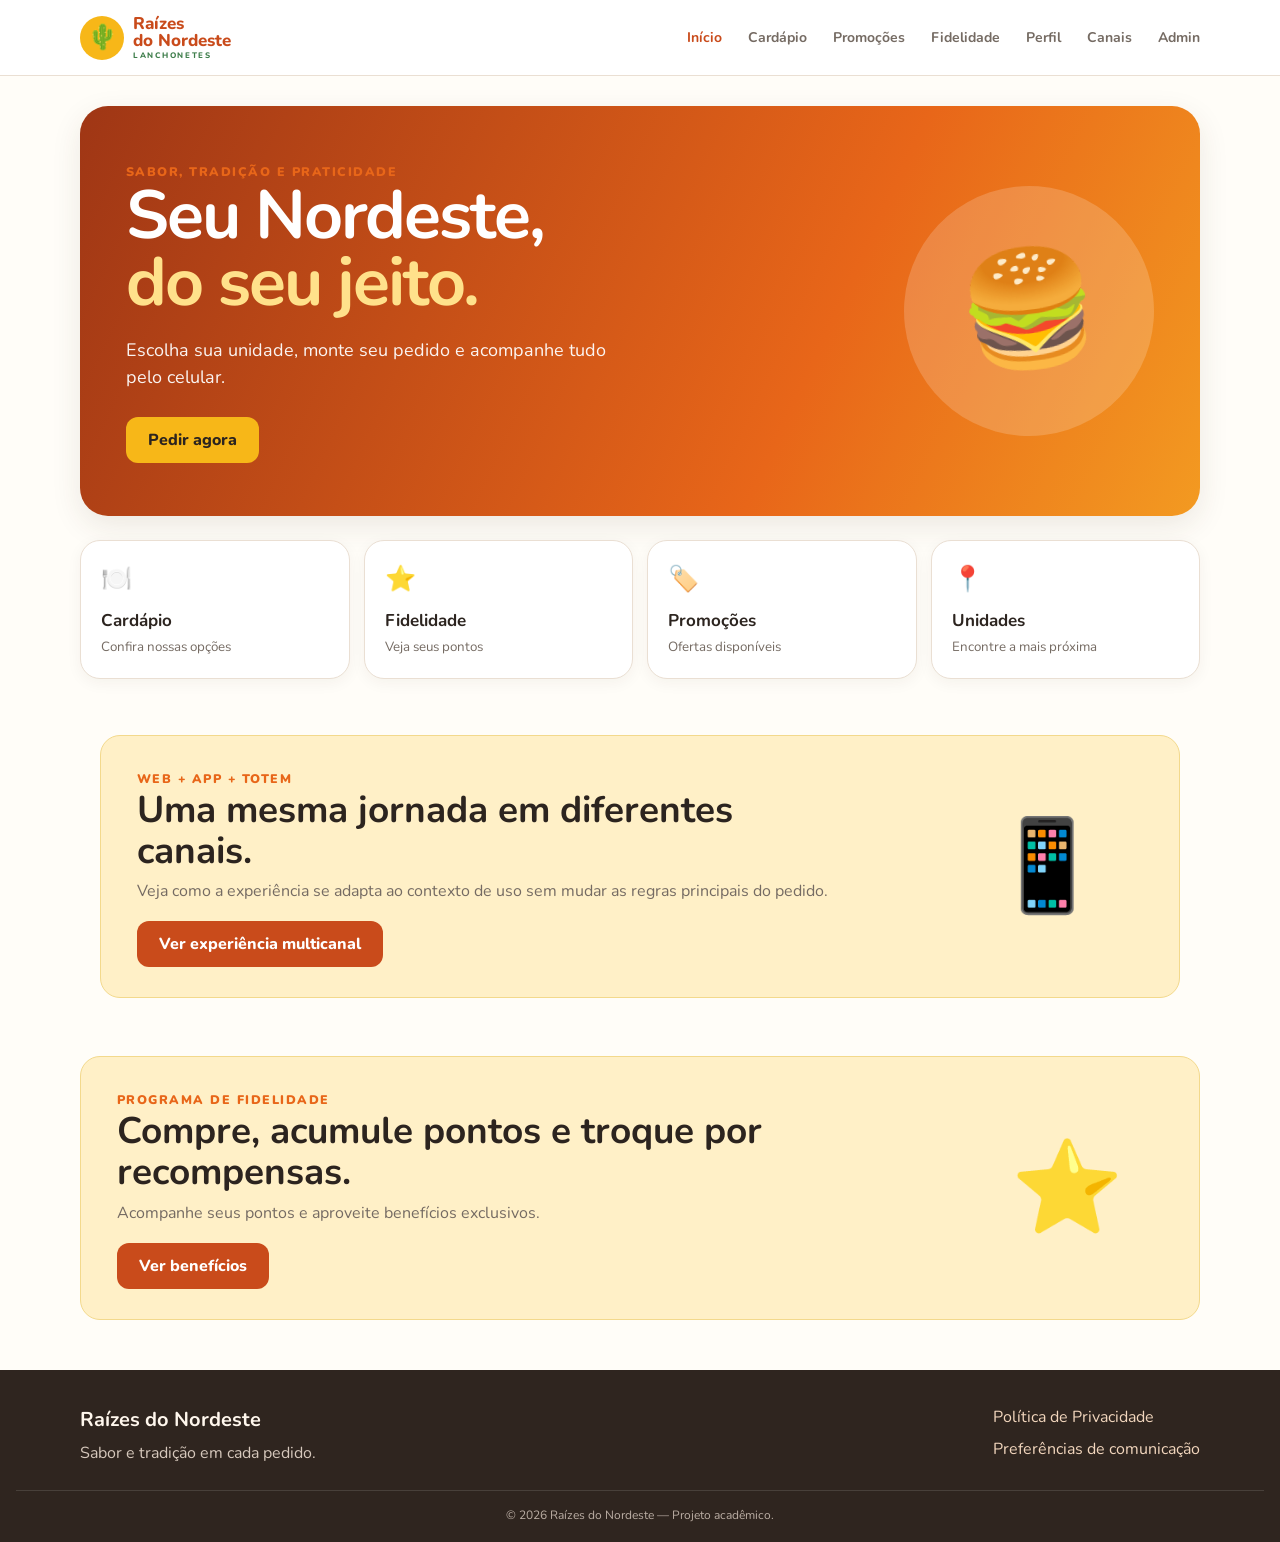
<file: index.html>
<!DOCTYPE html>
<html lang="pt-BR">
<head>
  <meta charset="UTF-8">
  <meta name="viewport" content="width=device-width, initial-scale=1.0">
  <meta name="description" content="Rede Raízes do Nordeste - pedidos, fidelidade e promoções.">
  <title>Raízes do Nordeste | Lanchonetes</title>
  <link rel="stylesheet" href="css/style.css">
</head>
<body>
  <header class="site-header">
    <a class="brand" href="index.html" aria-label="Raízes do Nordeste - início">
      <span class="brand-mark">🌵</span>
      <span>
        <strong>Raízes</strong>
        <strong>do Nordeste</strong>
        <small>LANCHONETES</small>
      </span>
    </a>

    <nav class="main-nav" aria-label="Navegação principal">
      <a href="index.html" class="active">Início</a>
      <a href="pages/cardapio.html">Cardápio</a>
      <a href="pages/cardapio.html">Promoções</a>
      <a href="pages/fidelidade.html">Fidelidade</a>
      <a href="pages/perfil.html">Perfil</a><a href="pages/canais.html">Canais</a><a href="pages/admin.html">Admin</a>
    </nav>

    <button class="menu-toggle" aria-label="Abrir menu">☰</button>
  </header>

  <main>
    <section class="hero">
      <div class="hero-content">
        <span class="eyebrow">Sabor, tradição e praticidade</span>
        <h1>Seu Nordeste,<br><span>do seu jeito.</span></h1>
        <p>Escolha sua unidade, monte seu pedido e acompanhe tudo pelo celular.</p>
        <a class="btn btn-primary" href="pages/unidades.html">Pedir agora</a>
      </div>
      <div class="hero-food" aria-hidden="true">🍔</div>
    </section>

    <section class="quick-actions container">
      <a class="action-card" href="pages/cardapio.html">
        <span>🍽️</span>
        <strong>Cardápio</strong>
        <small>Confira nossas opções</small>
      </a>
      <a class="action-card" href="pages/fidelidade.html">
        <span>⭐</span>
        <strong>Fidelidade</strong>
        <small>Veja seus pontos</small>
      </a>
      <a class="action-card" href="pages/cardapio.html">
        <span>🏷️</span>
        <strong>Promoções</strong>
        <small>Ofertas disponíveis</small>
      </a>
      <a class="action-card" href="pages/unidades.html">
        <span>📍</span>
        <strong>Unidades</strong>
        <small>Encontre a mais próxima</small>
      </a>
    </section>

    <section class="container" style="padding:28px 20px 8px"><div class="promo"><div><span class="eyebrow">Web + App + Totem</span><h2>Uma mesma jornada em diferentes canais.</h2><p>Veja como a experiência se adapta ao contexto de uso sem mudar as regras principais do pedido.</p><a href="pages/canais.html" class="btn btn-secondary">Ver experiência multicanal</a></div><span class="promo-icon" aria-hidden="true">📱</span></div></section>

    <section class="promo container">
      <div>
        <span class="eyebrow">Programa de fidelidade</span>
        <h2>Compre, acumule pontos e troque por recompensas.</h2>
        <p>Acompanhe seus pontos e aproveite benefícios exclusivos.</p>
        <a href="pages/fidelidade.html" class="btn btn-secondary">Ver benefícios</a>
      </div>
      <span class="promo-icon" aria-hidden="true">⭐</span>
    </section>
  </main>

  <footer class="site-footer">
    <div class="container footer-grid">
      <div>
        <strong>Raízes do Nordeste</strong>
        <p>Sabor e tradição em cada pedido.</p>
      </div>
      <div>
        <a href="pages/privacidade.html">Política de Privacidade</a>
        <a href="pages/perfil.html">Preferências de comunicação</a>
      </div>
    </div>
    <p class="copyright">© 2026 Raízes do Nordeste — Projeto acadêmico.</p>
  </footer>
</body>
</html>
</file>
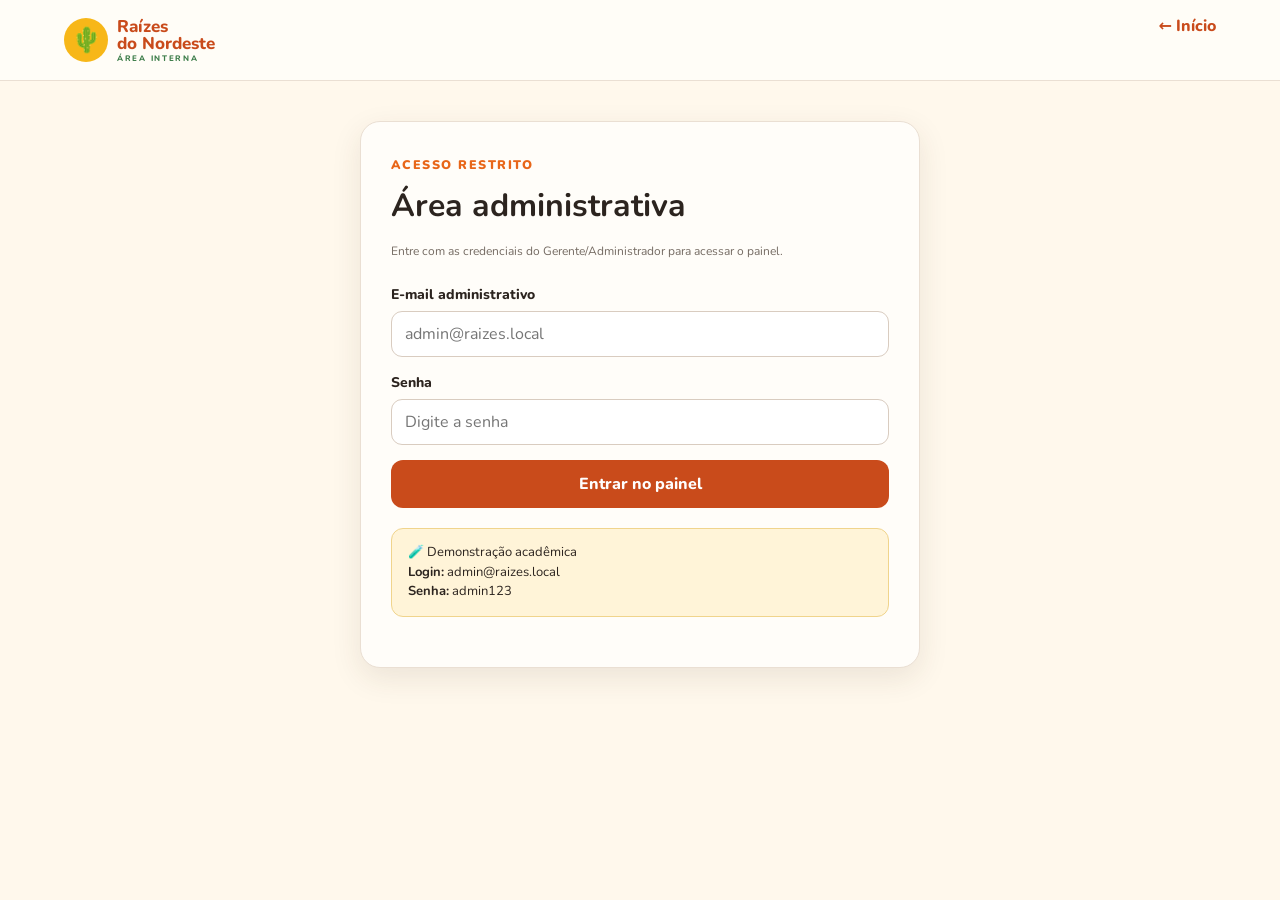
<file: pages/admin-login.html>
<!doctype html>
<html lang="pt-BR"><head><meta charset="utf-8"><meta name="viewport" content="width=device-width,initial-scale=1"><title>Acesso administrativo | Raízes do Nordeste</title><link rel="stylesheet" href="../css/style.css"></head><body class="cart-page"><header class="simple-header"><a class="brand" href="../index.html"><span class="brand-mark">🌵</span><span><strong>Raízes</strong><strong>do Nordeste</strong><small>ÁREA INTERNA</small></span></a><a class="back-link" href="../index.html">← Início</a></header><main class="auth-shell"><section class="auth-card"><span class="eyebrow">Acesso restrito</span><h1>Área administrativa</h1><p class="helper">Entre com as credenciais do Gerente/Administrador para acessar o painel.</p><form id="admin-login-form"><div class="field"><label for="admin-email">E-mail administrativo</label><input id="admin-email" type="email" required autocomplete="username" placeholder="admin@raizes.local"></div><div class="field"><label for="admin-password">Senha</label><input id="admin-password" type="password" required autocomplete="current-password" placeholder="Digite a senha"></div><button class="primary-action full-width" type="submit">Entrar no painel</button></form><div id="admin-login-message" class="status-note" hidden></div><div class="demo-alert">🧪 Demonstração acadêmica<br><strong>Login:</strong> admin@raizes.local<br><strong>Senha:</strong> admin123</div></section></main><script src="../js/admin-login.js"></script></body></html>
</file>
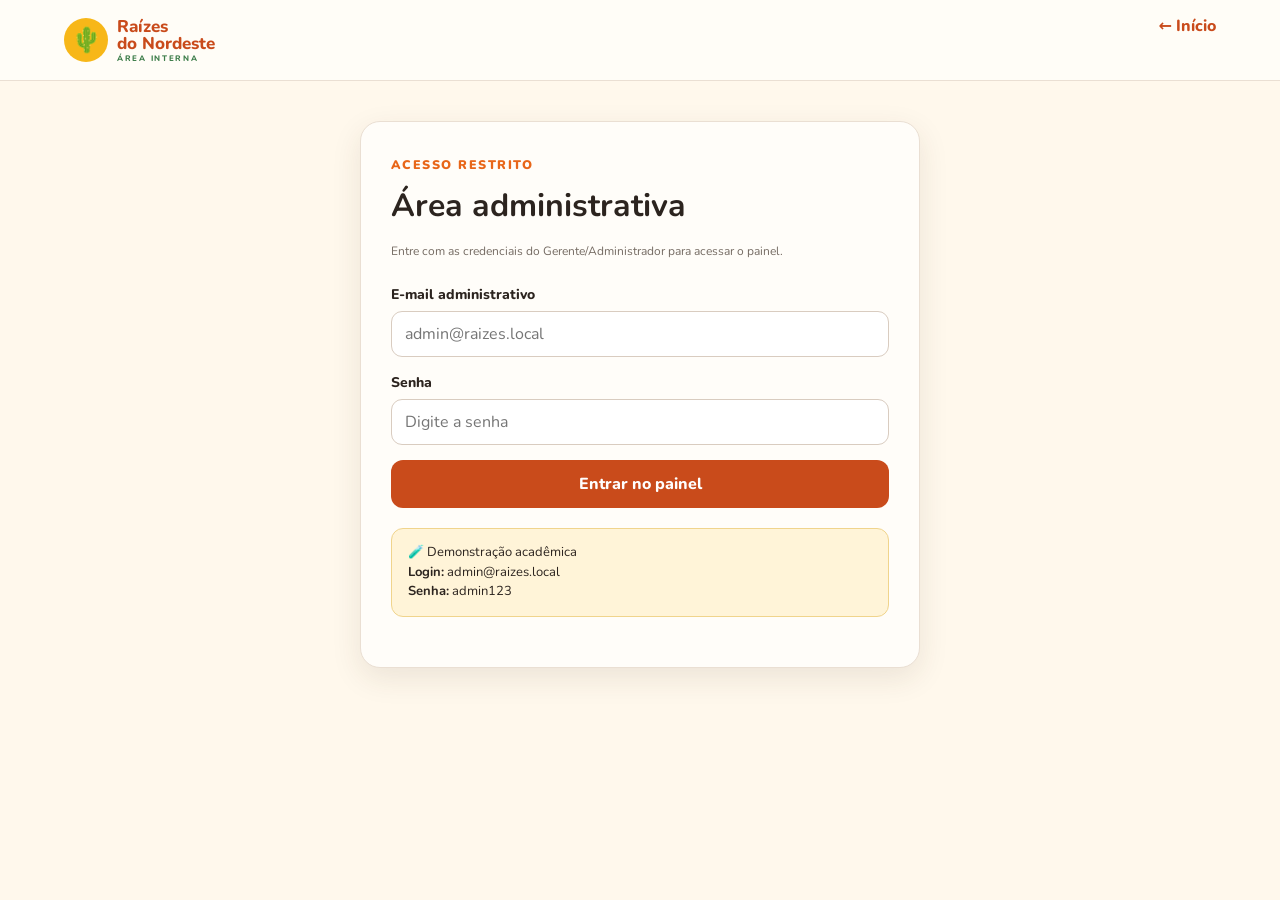
<file: pages/admin.html>
<!doctype html><html lang="pt-BR"><head><meta charset="utf-8"><meta name="viewport" content="width=device-width,initial-scale=1"><title>Administração | Raízes do Nordeste</title><link rel="stylesheet" href="../css/style.css"></head><body>
<header class="site-header"><a class="brand" href="../index.html"><span class="brand-mark">🌵</span><span><strong>Raízes</strong><strong>do Nordeste</strong><small>ADMINISTRAÇÃO</small></span></a><nav class="main-nav"><a href="../index.html">Início</a><a href="cardapio.html">Cardápio</a><a href="pedido.html">Pedidos</a><a class="active" href="admin.html">Admin</a></nav></header>
<main class="container admin-page"><div class="page-heading"><span class="eyebrow">Painel interno</span><h1>Gestão da operação</h1><p>Área interna protegida para Gerente/Administrador, Atendente e Cozinha.</p></div>
<div class="admin-tabs" role="tablist"><button class="tab active" data-tab="dashboard">Visão geral</button><button class="tab" data-tab="produtos">Produtos</button><button class="tab" data-tab="unidades">Unidades</button><button class="tab" data-tab="promocoes">Promoções</button><button class="tab" data-tab="pedidos">Pedidos</button><button class="tab" data-tab="fidelidade-admin">Fidelidade</button></div>
<section id="dashboard" class="admin-panel"><div class="stats-grid"><article class="stat-card"><span>📦</span><strong id="statPedidos">0</strong><small>Pedidos hoje</small></article><article class="stat-card"><span>👩‍🍳</span><strong id="statPreparo">0</strong><small>Em preparo</small></article><article class="stat-card"><span>🍔</span><strong id="statProdutos">0</strong><small>Produtos ativos</small></article><article class="stat-card"><span>📍</span><strong id="statUnidades">0</strong><small>Unidades</small></article></div><div class="admin-grid"><article class="admin-card"><h2>Operação</h2><p>Use o painel para acompanhar pedidos e alterar o status da cozinha.</p><div class="status-list"><span>🟡 Recebido</span><span>🔵 Em preparo</span><span>🟢 Pronto para retirada</span><span>⚪ Finalizado</span></div></article><article class="admin-card"><h2>Privacidade</h2><p>Este painel usa apenas dados fictícios no navegador. Nenhum pagamento ou dado bancário real é processado.</p><span class="badge">🔒 Ambiente acadêmico</span></article></div></section>
<section id="produtos" class="admin-panel hidden"><div class="panel-head"><div><h2>Produtos</h2><p>Edite nome, descrição, preço, categoria, imagem e disponibilidade dos produtos.</p></div><button class="btn btn-primary" id="addProduto">+ Novo produto</button></div><div id="produtosTable" class="admin-table"></div><div id="produtoEditor" class="admin-editor hidden"><div class="admin-editor-card"><div class="panel-head"><div><span class="eyebrow">Edição de produto</span><h3>Cadastrar ou alterar produto</h3><p>As alterações são salvas neste navegador e aparecem no cardápio.</p></div><button type="button" class="btn btn-small" id="cancelarEdicaoProduto">Fechar</button></div><form id="formEditarProduto" class="form-grid"><input type="hidden" id="editProdutoId"><label>Nome<input id="editProdutoNome" required></label><label>Categoria<select id="editProdutoCategoria"><option>Lanches</option><option>Pratos</option><option>Sobremesas</option><option>Bebidas</option></select></label><label>Preço (R$)<input id="editProdutoPreco" type="number" min="0" step="0.01" required></label><label class="full-field">Descrição<textarea id="editProdutoDescricao" rows="3" required></textarea></label><div class="full-field image-editor-field"><label>Imagem do produto</label><div class="image-upload-grid"><div><label class="file-picker">📁 Escolher imagem do computador<input id="editProdutoImagemArquivo" type="file" accept="image/png,image/jpeg,image/webp"></label><small>JPG, PNG ou WEBP — até 2 MB.</small></div><div class="image-url-wrap"><label>Ou use uma URL<input id="editProdutoImagem" type="url" placeholder="https://..."></label></div></div><div class="image-preview-box"><img id="editProdutoImagemPreview" src="" alt="Pré-visualização da imagem do produto"><span id="editProdutoImagemPreviewEmpty">Nenhuma imagem selecionada</span></div></div><label class="check-field"><input id="editProdutoAtivo" type="checkbox"> Produto disponível no cardápio</label><div class="full-field"><button class="btn btn-primary" type="submit">💾 Salvar alterações</button></div></form></div></div></section>
<section id="unidades" class="admin-panel hidden"><div class="panel-head"><div><h2>Unidades</h2><p>Configure disponibilidade e funcionamento das lojas.</p></div><button class="btn btn-primary" id="addUnidade">+ Nova unidade</button></div><div id="unidadesTable" class="admin-table"></div></section>
<section id="promocoes" class="admin-panel hidden"><div class="panel-head"><div><h2>Promoções e campanhas</h2><p>Gerencie campanhas demonstrativas e códigos promocionais.</p></div><button class="btn btn-primary" id="addPromocao">+ Nova promoção</button></div><div id="promocoesTable" class="admin-table"></div></section>
<section id="fidelidade-admin" class="admin-panel hidden"><div class="section-heading"><span class="eyebrow">RF20</span><h2>Gestão de fidelidade</h2><p>Configuração demonstrativa do programa de pontos e recompensa.</p></div><div class="checkout-card"><div class="form-grid"><div class="field"><label for="points-per-real">Pontos por R$ 1,00</label><input id="points-per-real" type="number" min="0" step="1" value="1"></div><div class="field"><label for="reward-points">Pontos para recompensa</label><input id="reward-points" type="number" min="1" step="1" value="100"></div><div class="field full"><label for="reward-description">Descrição da recompensa</label><input id="reward-description" value="R$ 5 de desconto em pedidos elegíveis"></div></div><button id="save-loyalty-config" class="btn" type="button">Salvar configuração</button><p id="loyalty-admin-message" class="helper"></p></div></section><section id="pedidos" class="admin-panel hidden"><div class="panel-head"><div><h2>Pedidos</h2><p>Atendente e cozinha podem acompanhar e atualizar o fluxo.</p></div></div><div id="pedidosTable" class="admin-table"></div></section>
<div class="admin-security-note">🔐 Acesso restrito. Sessão administrativa simulada ativa neste navegador. <button id="admin-logout" class="btn btn-small">Sair</button></div></main><div id="toast" class="toast" role="status"></div><script src="../data/mock-data.js"></script><script src="../js/image-store.js"></script><script>if(localStorage.getItem("adminLogged")!=="1"){location.replace("admin-login.html");}</script><script src="../js/admin.js"></script></body></html>
</file>
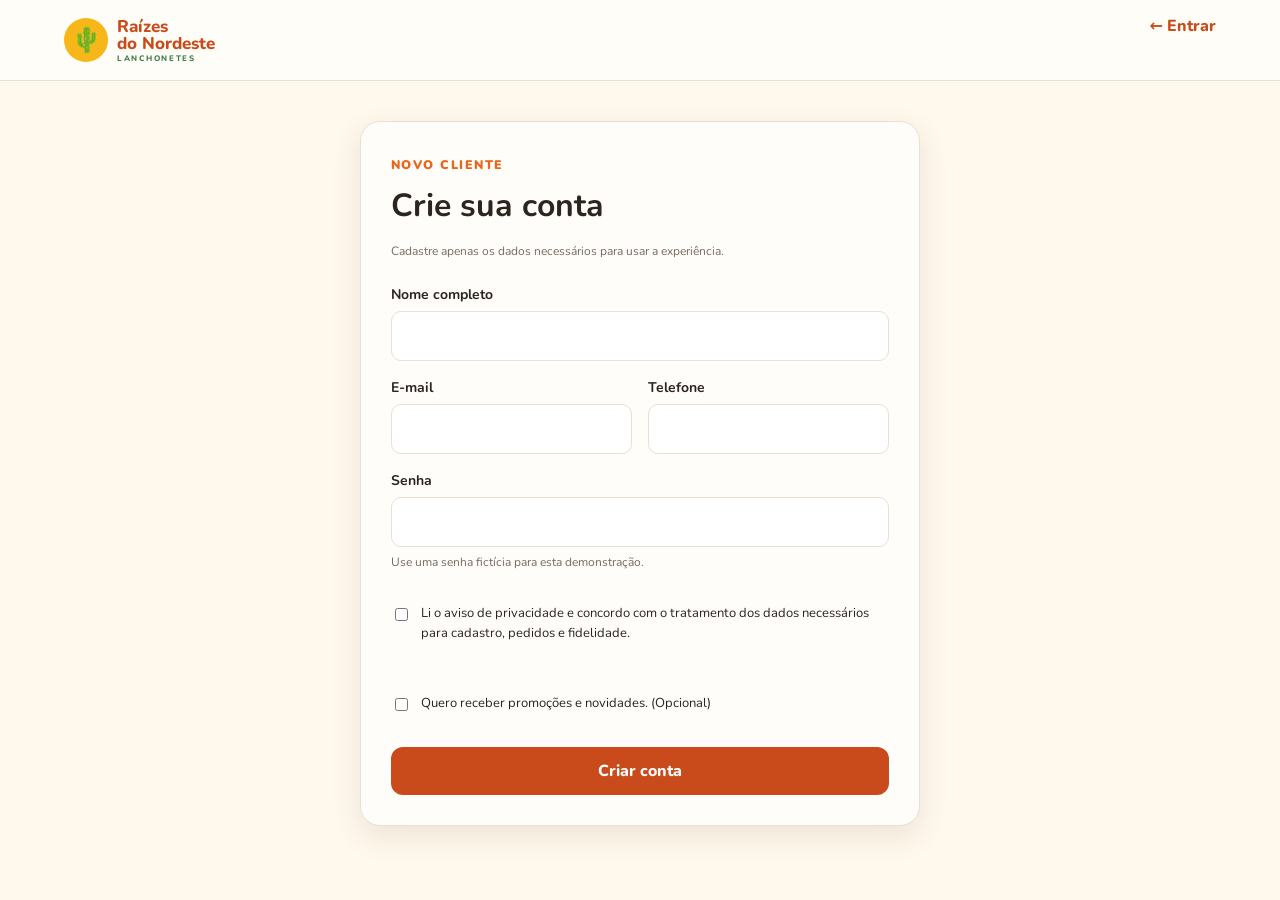
<file: pages/cadastro.html>
<!DOCTYPE html><html lang="pt-BR"><head><meta charset="UTF-8"><meta name="viewport" content="width=device-width,initial-scale=1"><title>Cadastro | Raízes do Nordeste</title><link rel="stylesheet" href="../css/style.css"></head><body class="cart-page"><header class="simple-header"><a class="brand" href="../index.html"><span class="brand-mark">🌵</span><span><strong>Raízes</strong><strong>do Nordeste</strong><small>LANCHONETES</small></span></a><a class="back-link" href="login.html">← Entrar</a></header><main class="auth-shell"><section class="auth-card"><span class="eyebrow">Novo cliente</span><h1>Crie sua conta</h1><p class="helper">Cadastre apenas os dados necessários para usar a experiência.</p><form id="register-form"><div class="form-grid"><div class="field full"><label for="reg-name">Nome completo</label><input id="reg-name" required autocomplete="name"></div><div class="field"><label for="reg-email">E-mail</label><input id="reg-email" type="email" required autocomplete="email"></div><div class="field"><label for="reg-phone">Telefone</label><input id="reg-phone" type="tel" required autocomplete="tel"></div><div class="field full"><label for="reg-password">Senha</label><input id="reg-password" type="password" minlength="4" required autocomplete="new-password"><small>Use uma senha fictícia para esta demonstração.</small></div></div><label class="privacy-check"><input id="privacy-consent" type="checkbox" required><span>Li o aviso de privacidade e concordo com o tratamento dos dados necessários para cadastro, pedidos e fidelidade.</span></label><label class="privacy-check"><input id="marketing-consent" type="checkbox"><span>Quero receber promoções e novidades. (Opcional)</span></label><button class="primary-action full-width" type="submit">Criar conta</button></form><div id="register-message" class="status-note" hidden></div></section></main><script src="../js/cadastro.js"></script><script>document.querySelectorAll("form").forEach(f=>f.addEventListener("submit",e=>{if(!f.checkValidity()){e.preventDefault(); f.reportValidity();}}));</script></body></html>
</file>
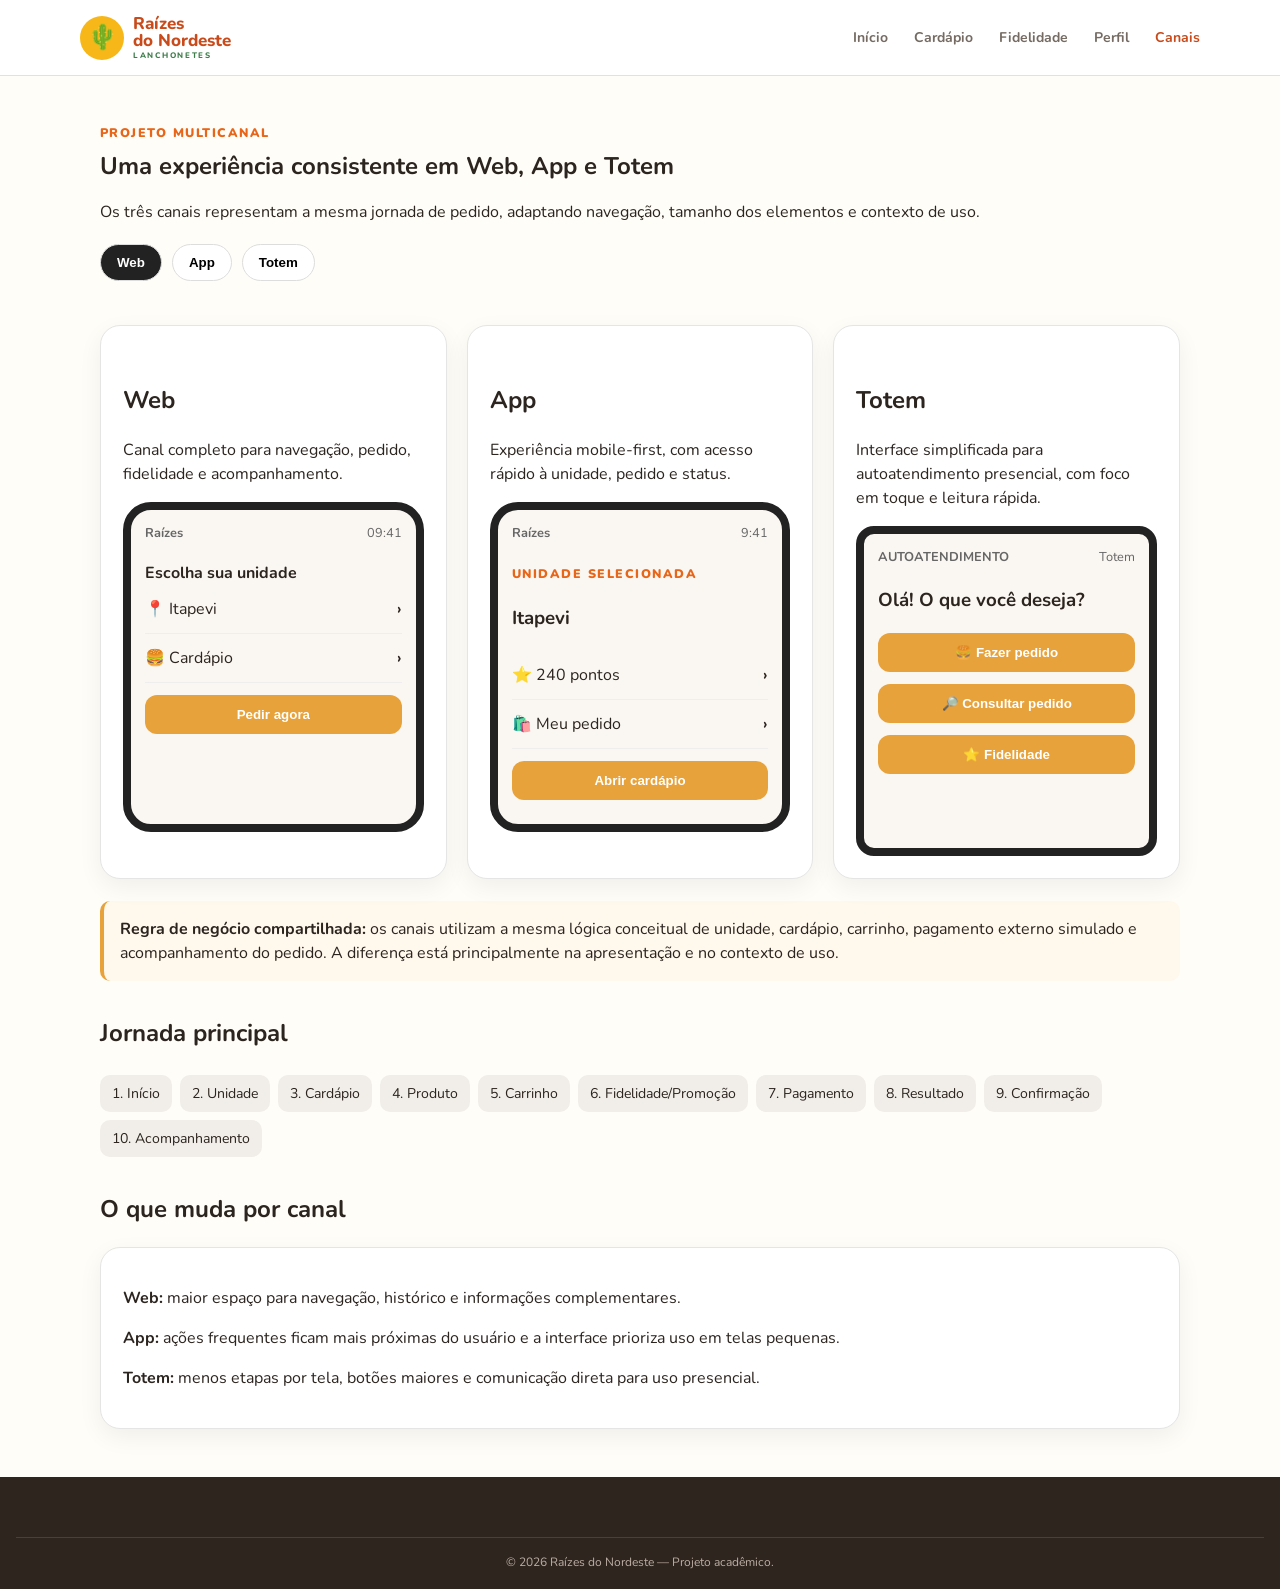
<file: pages/canais.html>
<!DOCTYPE html>
<html lang="pt-BR">
<head>
  <meta charset="UTF-8">
  <meta name="viewport" content="width=device-width, initial-scale=1.0">
  <meta name="description" content="Demonstração multicanal da Rede Raízes do Nordeste: Web, App e Totem.">
  <title>Experiência Multicanal | Raízes do Nordeste</title>
  <link rel="stylesheet" href="../css/style.css">
  <style>
    .channel-hero{padding:44px 20px 24px}.channel-hero h1{margin:.25rem 0 .6rem}.channel-tabs{display:flex;gap:10px;flex-wrap:wrap;margin:20px 0}.channel-tab{border:1px solid #ddd;border-radius:999px;padding:10px 16px;background:#fff;cursor:pointer;font-weight:700}.channel-tab.active{background:#222;color:#fff}.channel-grid{display:grid;grid-template-columns:repeat(3,1fr);gap:20px}.channel-card{background:#fff;border:1px solid #e5e5e5;border-radius:20px;padding:22px;box-shadow:0 8px 24px rgba(0,0,0,.06)}.device{border:8px solid #222;border-radius:28px;padding:14px;min-height:330px;background:#faf7f2}.totem{border-radius:18px;min-height:330px}.device-head{display:flex;justify-content:space-between;font-size:.8rem;color:#666;margin-bottom:18px}.mock-btn{display:block;width:100%;padding:12px;border:0;border-radius:12px;background:#e7a23b;color:#fff;font-weight:800;margin-top:12px}.mock-item{display:flex;justify-content:space-between;padding:12px 0;border-bottom:1px solid #eee}.flow{display:flex;gap:8px;flex-wrap:wrap;margin-top:24px}.flow span{padding:8px 12px;border-radius:10px;background:#f1eee9;font-size:.88rem}.channel-note{margin-top:22px;padding:16px;border-left:4px solid #e7a23b;background:#fff8ed;border-radius:10px}.channel-section{padding:0 20px 48px}.channel-section h2{margin-top:34px}@media(max-width:850px){.channel-grid{grid-template-columns:1fr}.channel-card:nth-child(n+2){display:none}.channel-tabs{overflow:auto;flex-wrap:nowrap}.channel-tab{white-space:nowrap}}
  </style>
</head>
<body>
<header class="site-header">
  <a class="brand" href="../index.html" aria-label="Raízes do Nordeste - início"><span class="brand-mark">🌵</span><span><strong>Raízes</strong><strong>do Nordeste</strong><small>LANCHONETES</small></span></a>
  <nav class="main-nav" aria-label="Navegação principal">
    <a href="../index.html">Início</a><a href="cardapio.html">Cardápio</a><a href="fidelidade.html">Fidelidade</a><a href="perfil.html">Perfil</a><a href="canais.html" class="active">Canais</a>
  </nav>
</header>
<main>
  <section class="channel-hero container">
    <span class="eyebrow">Projeto multicanal</span>
    <h1>Uma experiência consistente em Web, App e Totem</h1>
    <p>Os três canais representam a mesma jornada de pedido, adaptando navegação, tamanho dos elementos e contexto de uso.</p>
    <div class="channel-tabs" role="tablist" aria-label="Canais">
      <button class="channel-tab active" data-channel="web">Web</button>
      <button class="channel-tab" data-channel="app">App</button>
      <button class="channel-tab" data-channel="totem">Totem</button>
    </div>
  </section>
  <section class="channel-section container">
    <div class="channel-grid">
      <article class="channel-card channel-web">
        <h2>Web</h2><p>Canal completo para navegação, pedido, fidelidade e acompanhamento.</p>
        <div class="device"><div class="device-head"><b>Raízes</b><span>09:41</span></div><strong>Escolha sua unidade</strong><div class="mock-item"><span>📍 Itapevi</span><b>›</b></div><div class="mock-item"><span>🍔 Cardápio</span><b>›</b></div><button class="mock-btn">Pedir agora</button></div>
      </article>
      <article class="channel-card channel-app">
        <h2>App</h2><p>Experiência mobile-first, com acesso rápido à unidade, pedido e status.</p>
        <div class="device"><div class="device-head"><b>Raízes</b><span>9:41</span></div><span class="eyebrow">Unidade selecionada</span><h3>Itapevi</h3><div class="mock-item"><span>⭐ 240 pontos</span><b>›</b></div><div class="mock-item"><span>🛍️ Meu pedido</span><b>›</b></div><button class="mock-btn">Abrir cardápio</button></div>
      </article>
      <article class="channel-card channel-totem">
        <h2>Totem</h2><p>Interface simplificada para autoatendimento presencial, com foco em toque e leitura rápida.</p>
        <div class="device totem"><div class="device-head"><b>AUTOATENDIMENTO</b><span>Totem</span></div><h3>Olá! O que você deseja?</h3><button class="mock-btn">🍔 Fazer pedido</button><button class="mock-btn">🔎 Consultar pedido</button><button class="mock-btn">⭐ Fidelidade</button></div>
      </article>
    </div>
    <div class="channel-note"><strong>Regra de negócio compartilhada:</strong> os canais utilizam a mesma lógica conceitual de unidade, cardápio, carrinho, pagamento externo simulado e acompanhamento do pedido. A diferença está principalmente na apresentação e no contexto de uso.</div>
    <h2>Jornada principal</h2>
    <div class="flow" aria-label="Fluxo principal"><span>1. Início</span><span>2. Unidade</span><span>3. Cardápio</span><span>4. Produto</span><span>5. Carrinho</span><span>6. Fidelidade/Promoção</span><span>7. Pagamento</span><span>8. Resultado</span><span>9. Confirmação</span><span>10. Acompanhamento</span></div>
    <h2>O que muda por canal</h2>
    <div class="channel-card">
      <p><strong>Web:</strong> maior espaço para navegação, histórico e informações complementares.</p>
      <p><strong>App:</strong> ações frequentes ficam mais próximas do usuário e a interface prioriza uso em telas pequenas.</p>
      <p><strong>Totem:</strong> menos etapas por tela, botões maiores e comunicação direta para uso presencial.</p>
    </div>
  </section>
</main>
<footer class="site-footer"><p class="copyright">© 2026 Raízes do Nordeste — Projeto acadêmico.</p></footer>
<script>
document.querySelectorAll('.channel-tab').forEach(tab=>tab.addEventListener('click',()=>{
  document.querySelectorAll('.channel-tab').forEach(t=>t.classList.remove('active')); tab.classList.add('active');
  document.querySelectorAll('.channel-card').forEach(card=>card.style.display='none');
  const selected=document.querySelector('.channel-'+tab.dataset.channel); if(selected) selected.style.display='block';
  if(window.innerWidth>850) document.querySelectorAll('.channel-card').forEach(card=>card.style.display='block');
}));
</script>
</body>
</html>
</file>
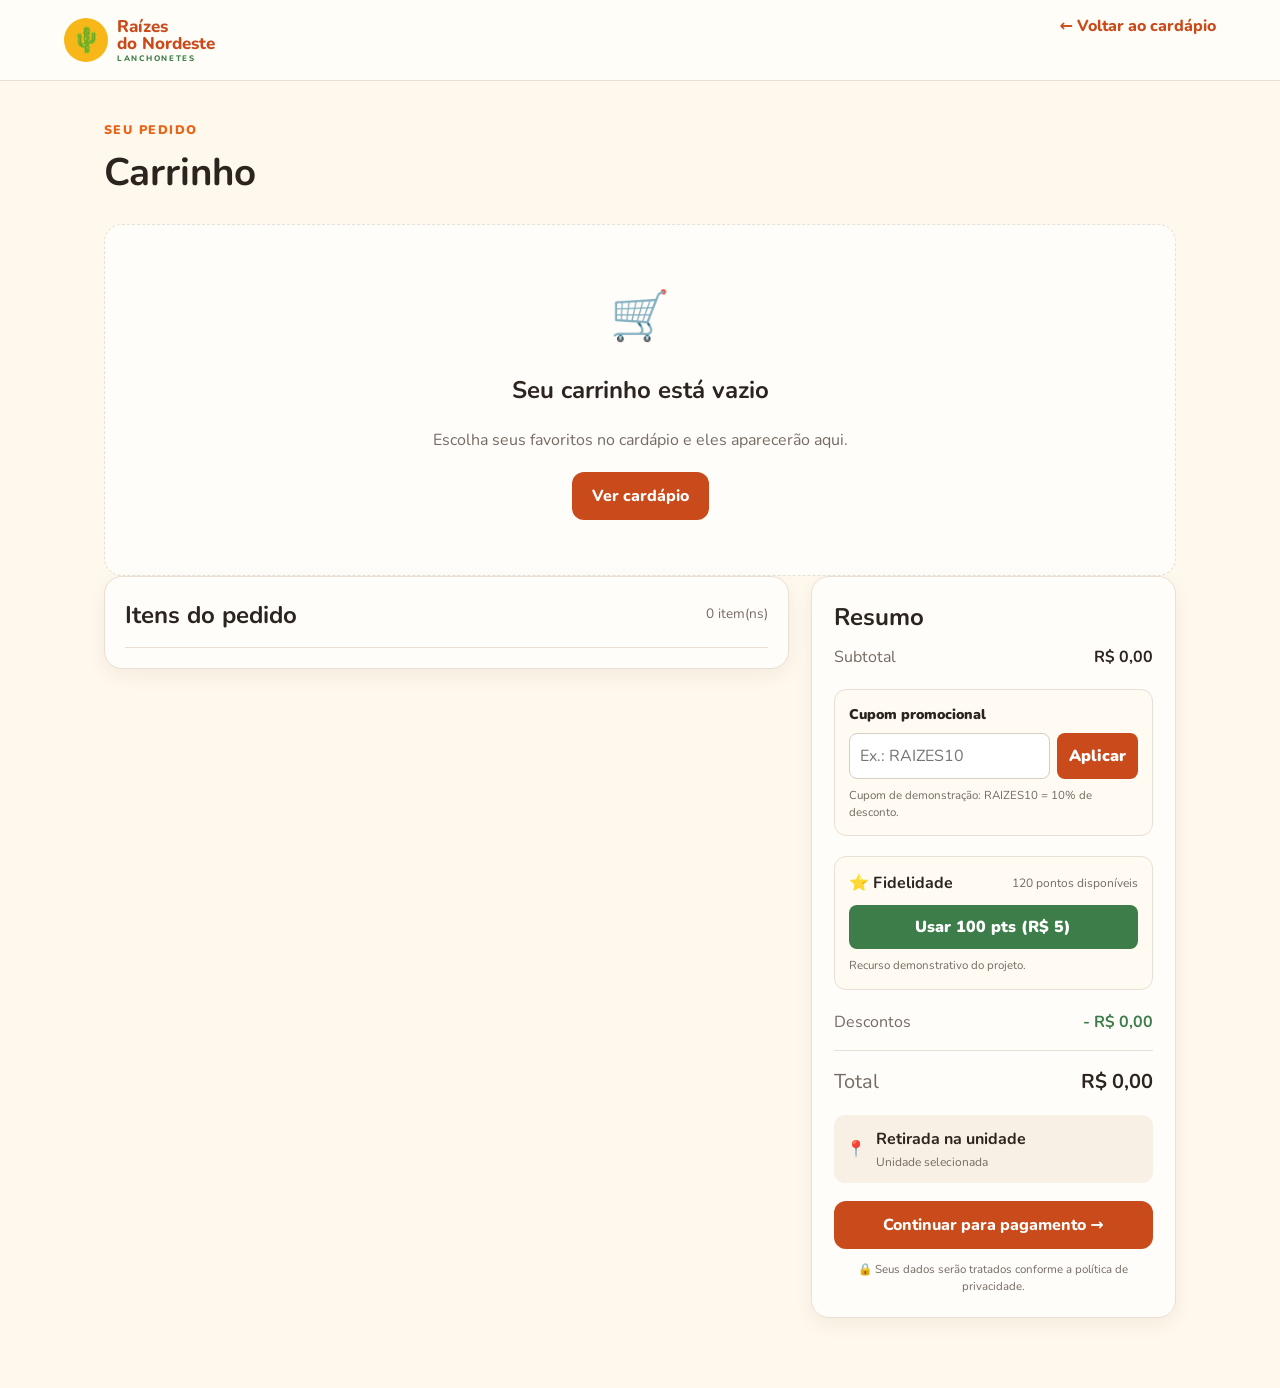
<file: pages/carrinho.html>
<!DOCTYPE html><html lang="pt-BR"><head><meta charset="UTF-8"><meta name="viewport" content="width=device-width,initial-scale=1.0"><title>Carrinho | Raízes do Nordeste</title><link rel="preconnect" href="https://fonts.googleapis.com"><link rel="preconnect" href="https://fonts.gstatic.com" crossorigin><link href="https://fonts.googleapis.com/css2?family=Nunito:wght@400;600;700;800;900&family=Pacifico&display=swap" rel="stylesheet"><link rel="stylesheet" href="../css/style.css"></head><body class="cart-page"><header class="site-header simple-header"><a class="brand" href="../index.html"><span class="brand-mark">🌵</span><span><strong>Raízes<br>do Nordeste</strong><small>LANCHONETES</small></span></a><a class="back-link" href="cardapio.html">← Voltar ao cardápio</a></header><main class="cart-shell"><div class="page-title"><p class="eyebrow">Seu pedido</p><h1>Carrinho</h1><p id="unit-label"></p></div><div id="empty-cart" class="cart-empty" hidden><div>🛒</div><h2>Seu carrinho está vazio</h2><p>Escolha seus favoritos no cardápio e eles aparecerão aqui.</p><a class="primary-action" href="cardapio.html">Ver cardápio</a></div><section id="cart-content" class="cart-layout"><div class="cart-items-card"><div class="card-heading"><h2>Itens do pedido</h2><span id="item-count"></span></div><div id="cart-items"></div></div><aside class="summary-card"><h2>Resumo</h2><div class="summary-line"><span>Subtotal</span><strong id="subtotal">R$ 0,00</strong></div><div class="promo-box"><label for="promo-code">Cupom promocional</label><div class="promo-row"><input id="promo-code" type="text" placeholder="Ex.: RAIZES10"><button id="apply-promo">Aplicar</button></div><small id="promo-message">Cupom de demonstração: RAIZES10 = 10% de desconto.</small></div><div class="loyalty-box"><div><strong>⭐ Fidelidade</strong><span>120 pontos disponíveis</span></div><button id="use-points" type="button">Usar 100 pts (R$ 5)</button><small id="loyalty-message">Recurso demonstrativo do projeto.</small></div><div class="summary-line discount-line"><span>Descontos</span><strong id="discount">- R$ 0,00</strong></div><hr><div class="summary-line total-line"><span>Total</span><strong id="total">R$ 0,00</strong></div><div class="pickup-box"><span>📍</span><div><strong>Retirada na unidade</strong><small id="pickup-unit">Unidade selecionada</small></div></div><button id="continue-order" class="primary-action full-width">Continuar para pagamento →</button><p class="secure-note">🔒 Seus dados serão tratados conforme a política de privacidade.</p></aside></section></main><script src="../data/mock-data.js"></script><script src="../js/image-store.js"></script><script src="../js/carrinho.js"></script></body></html>
</file>
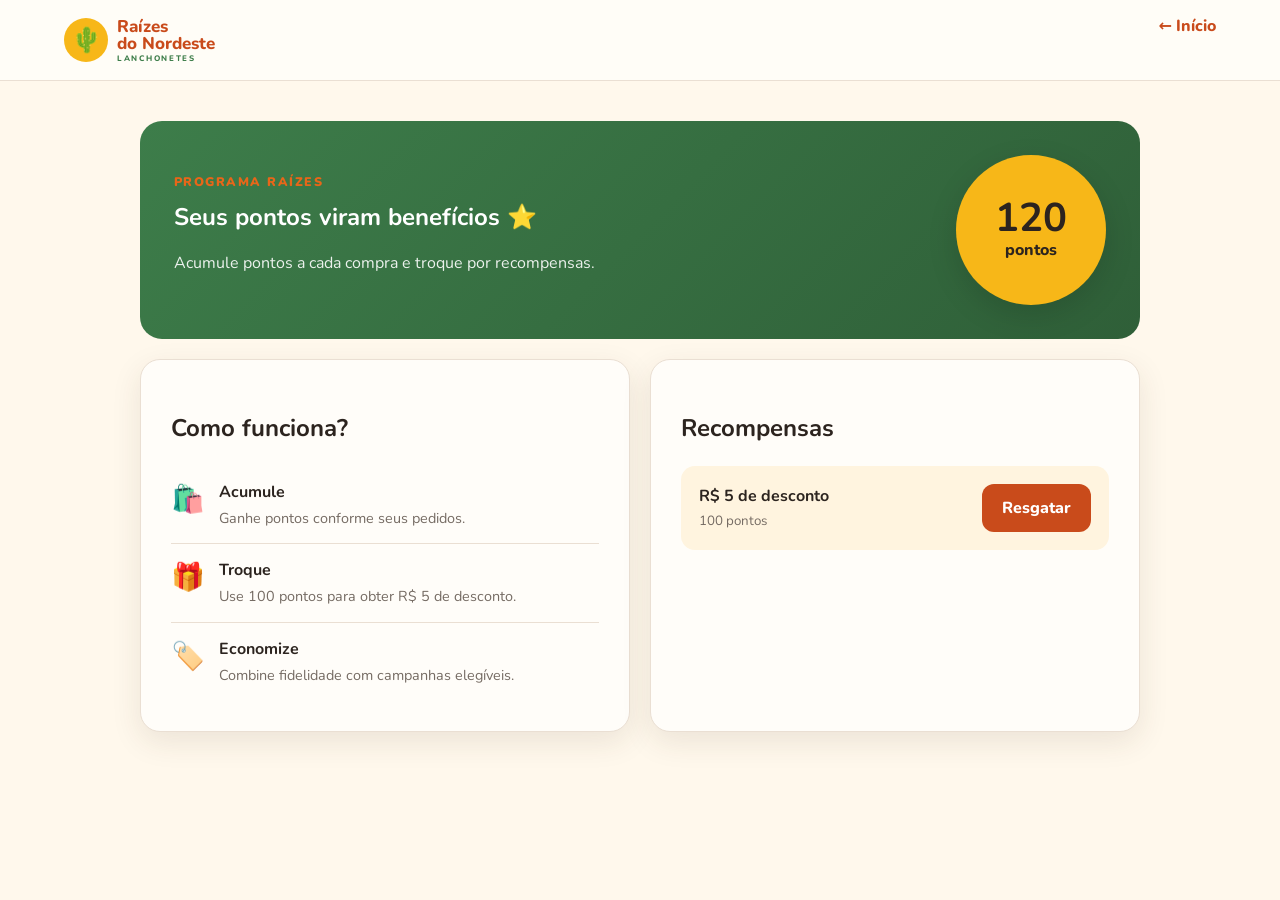
<file: pages/fidelidade.html>
<!DOCTYPE html><html lang="pt-BR"><head><meta charset="UTF-8"><meta name="viewport" content="width=device-width,initial-scale=1"><title>Fidelidade | Raízes do Nordeste</title><link rel="stylesheet" href="../css/style.css"></head><body class="cart-page"><header class="simple-header"><a class="brand" href="../index.html"><span class="brand-mark">🌵</span><span><strong>Raízes</strong><strong>do Nordeste</strong><small>LANCHONETES</small></span></a><a class="back-link" href="../index.html">← Início</a></header><main class="loyalty-shell"><section class="loyalty-hero"><div><span class="eyebrow">Programa Raízes</span><h1>Seus pontos viram benefícios ⭐</h1><p>Acumule pontos a cada compra e troque por recompensas.</p></div><div class="points-big"><strong id="points">120</strong><span>pontos</span></div></section><section class="loyalty-grid"><div class="loyalty-card"><h2>Como funciona?</h2><div class="benefit"><span>🛍️</span><div><strong>Acumule</strong><p>Ganhe pontos conforme seus pedidos.</p></div></div><div class="benefit"><span>🎁</span><div><strong>Troque</strong><p>Use 100 pontos para obter R$ 5 de desconto.</p></div></div><div class="benefit"><span>🏷️</span><div><strong>Economize</strong><p>Combine fidelidade com campanhas elegíveis.</p></div></div></div><div class="loyalty-card"><h2>Recompensas</h2><div class="reward"><div><strong>R$ 5 de desconto</strong><small>100 pontos</small></div><button id="redeem" class="primary-action">Resgatar</button></div><div id="reward-message" class="status-note" hidden></div></div></section></main><script src="../js/fidelidade.js"></script></body></html>
</file>
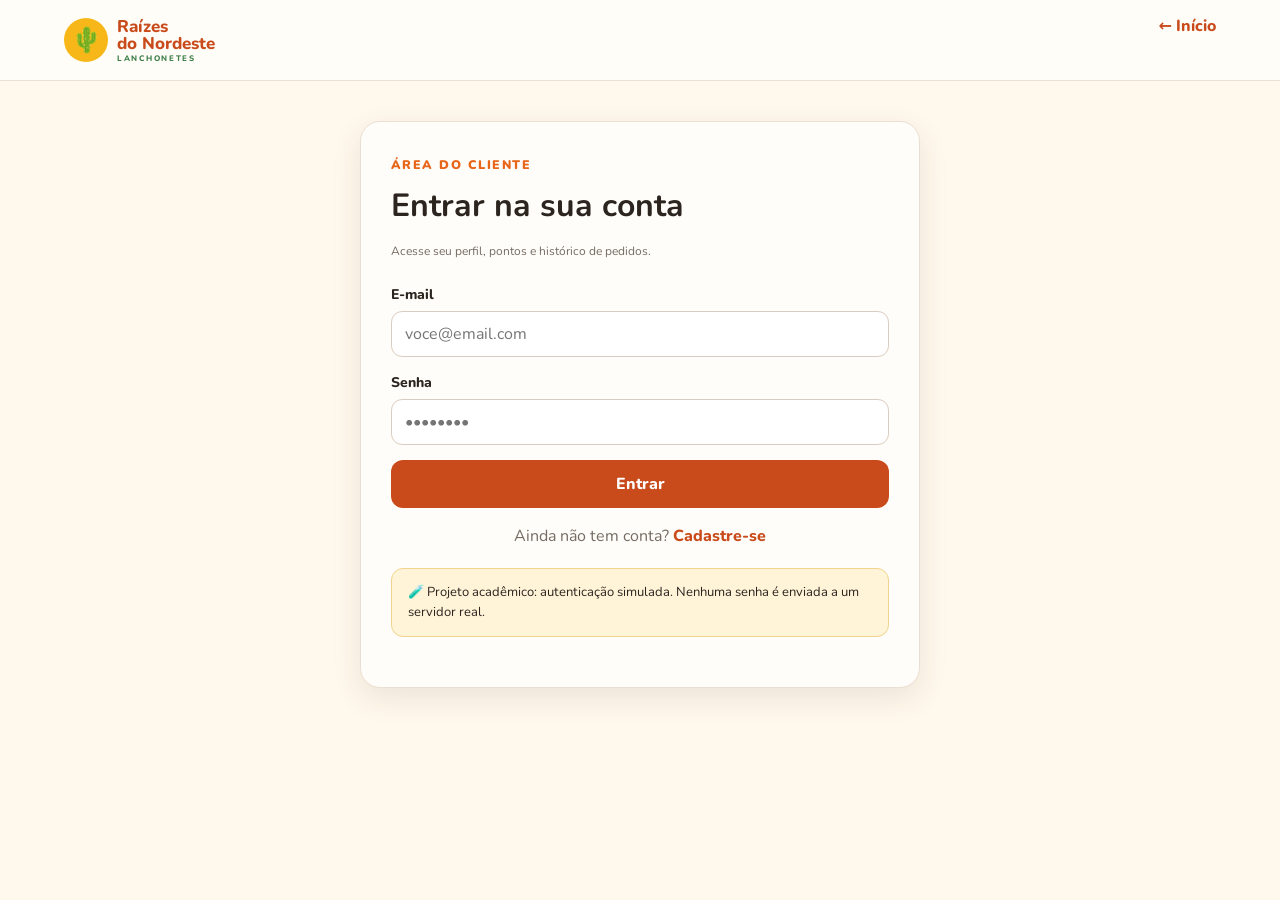
<file: pages/login.html>
<!DOCTYPE html><html lang="pt-BR"><head><meta charset="UTF-8"><meta name="viewport" content="width=device-width,initial-scale=1"><title>Login | Raízes do Nordeste</title><link rel="stylesheet" href="../css/style.css"></head><body class="cart-page"><header class="simple-header"><a class="brand" href="../index.html"><span class="brand-mark">🌵</span><span><strong>Raízes</strong><strong>do Nordeste</strong><small>LANCHONETES</small></span></a><a class="back-link" href="../index.html">← Início</a></header><main class="auth-shell"><section class="auth-card"><span class="eyebrow">Área do cliente</span><h1>Entrar na sua conta</h1><p class="helper">Acesse seu perfil, pontos e histórico de pedidos.</p><form id="login-form"><div class="field"><label for="login-email">E-mail</label><input id="login-email" type="email" required autocomplete="email" placeholder="voce@email.com"></div><div class="field"><label for="login-password">Senha</label><input id="login-password" type="password" required minlength="4" autocomplete="current-password" placeholder="••••••••"></div><button class="primary-action full-width" type="submit">Entrar</button></form><p class="auth-switch">Ainda não tem conta? <a href="cadastro.html">Cadastre-se</a></p><div id="login-message" class="status-note" hidden></div><p class="demo-alert">🧪 Projeto acadêmico: autenticação simulada. Nenhuma senha é enviada a um servidor real.</p></section></main><script src="../js/login.js"></script></body></html>
</file>
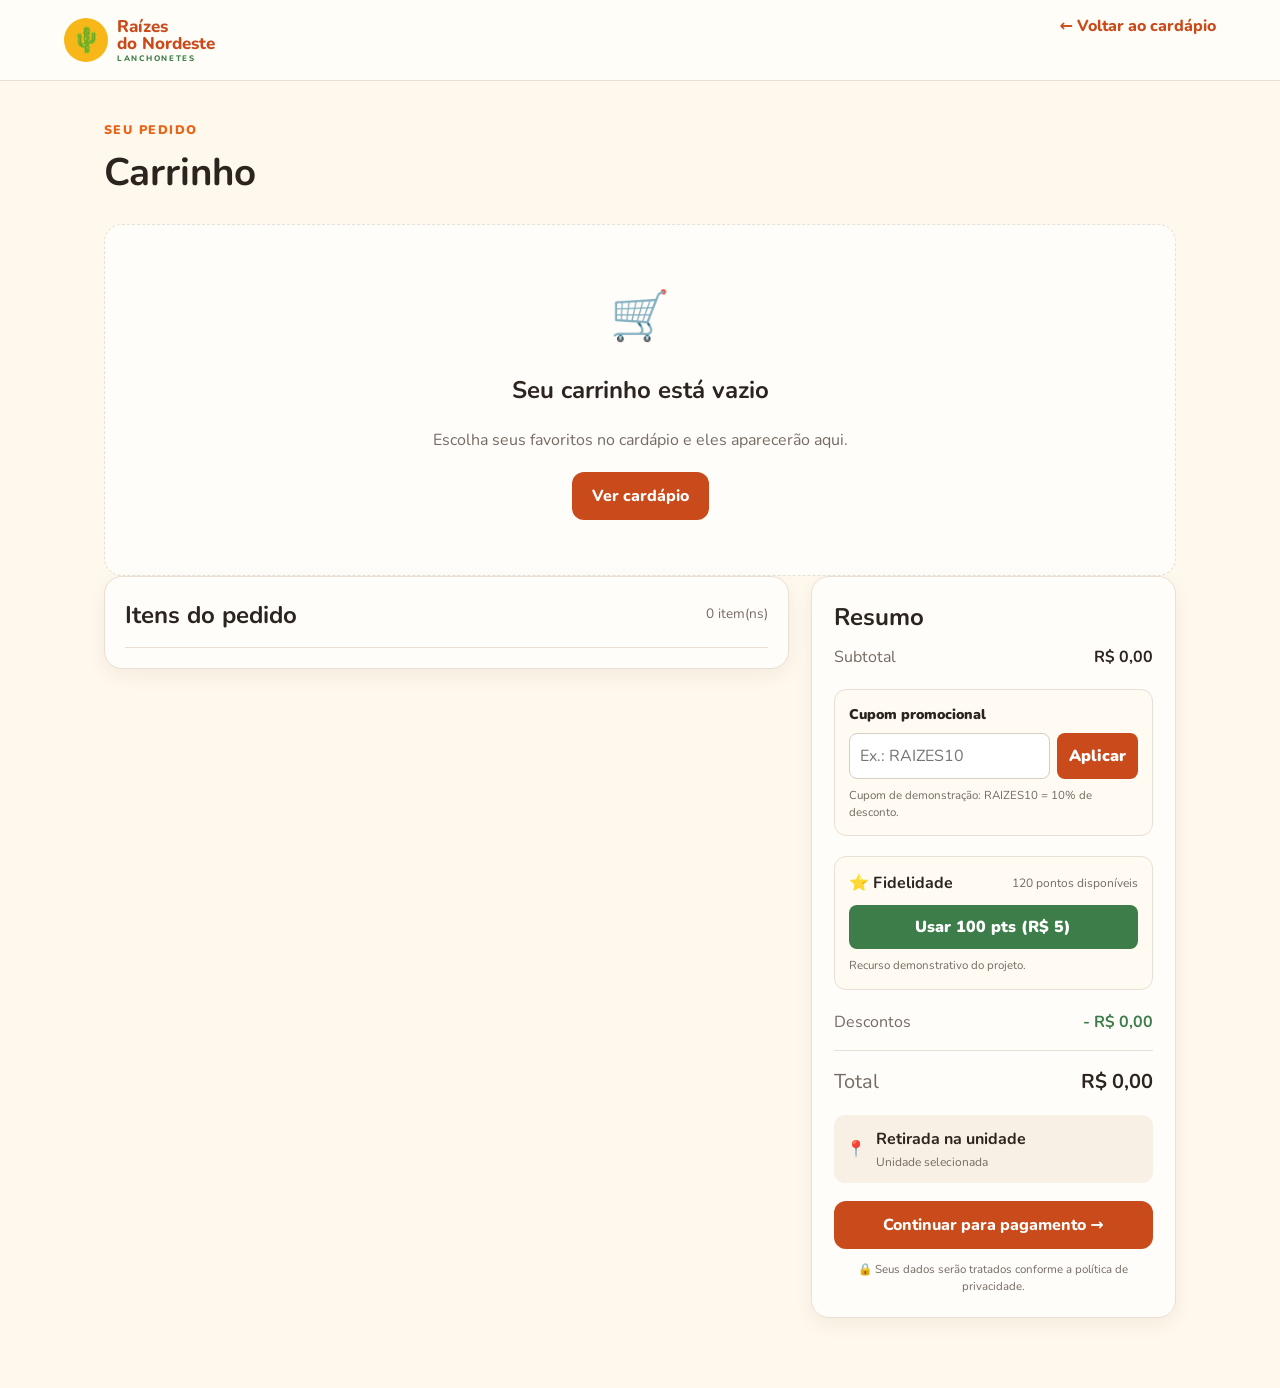
<file: pages/pagamento.html>
<!DOCTYPE html><html lang="pt-BR"><head><meta charset="UTF-8"><meta name="viewport" content="width=device-width,initial-scale=1.0"><title>Pagamento | Raízes do Nordeste</title><link rel="stylesheet" href="../css/style.css"></head><body><header class="site-header"><a class="brand" href="../index.html"><span class="brand-mark">🌵</span><span><strong>Raízes<br>do Nordeste</strong><small>LANCHONETES</small></span></a><a class="back-link" href="carrinho.html">← Carrinho</a></header><main class="checkout-shell"><div class="page-title"><p class="eyebrow">Etapa final</p><h1>Checkout e pagamento</h1><p>Confira seus dados, escolha a forma de pagamento e finalize seu pedido.</p></div><div class="demo-alert">🧪 <strong>Ambiente acadêmico:</strong> o pagamento é <strong>simulado</strong>. Não informe dados bancários ou cartões reais.</div><section class="checkout-grid"><div class="checkout-card"><div id="form-area"><span class="step-label">1 • Identificação</span><h2>Seus dados</h2><form id="checkout-form"><div class="form-grid"><div class="field"><label for="name">Nome completo *</label><input id="name" required autocomplete="name" placeholder="Seu nome"></div><div class="field"><label for="phone">Celular *</label><input id="phone" required autocomplete="tel" inputmode="tel" placeholder="(11) 99999-9999"></div><div class="field full"><label for="email">E-mail *</label><input id="email" type="email" required autocomplete="email" placeholder="voce@email.com"><small>Usado para identificação e comunicação sobre o pedido.</small></div></div><span class="step-label" style="margin-top:24px">2 • Atendimento</span><h2>Retirada</h2><div class="field"><label for="unit">Unidade selecionada</label><input id="unit" readonly></div><p class="helper">Nesta versão do projeto, o pedido será retirado na unidade escolhida.</p><span class="step-label" style="margin-top:24px">3 • Pagamento</span><h2>Forma de pagamento</h2><div class="payment-options"><label class="payment-option"><input type="radio" name="payment" value="pix" checked> 📱 Pix</label><label class="payment-option"><input type="radio" name="payment" value="card"> 💳 Cartão</label><label class="payment-option"><input type="radio" name="payment" value="cash"> 💵 Dinheiro</label></div><div class="field full"><label for="simulation-result">Resultado da integração (simulação acadêmica)</label><select id="simulation-result"><option value="aprovado">Aprovado</option><option value="recusado">Recusado</option><option value="indisponivel">Serviço indisponível</option></select><small>Este controle existe apenas para demonstrar os retornos previstos do serviço externo.</small></div><div id="card-fields" class="form-grid card-fields"><div class="field full"><label for="card-name">Nome no cartão (simulação)</label><input id="card-name" placeholder="NOME DO CLIENTE"></div><div class="field"><label for="card-number">Número do cartão (simulação)</label><input id="card-number" inputmode="numeric" maxlength="19" placeholder="Somente para teste"></div><div class="field"><label for="card-last">Validade (simulação)</label><input id="card-last" maxlength="5" placeholder="MM/AA"></div></div><label class="privacy-check"><input id="privacy" type="checkbox" required><span>Li o aviso de privacidade e concordo com o tratamento dos dados necessários para cadastro, processamento e acompanhamento deste pedido, conforme a LGPD.</span></label><button class="primary-action full-width" type="submit">Enviar pagamento para simulação →</button></form></div><div id="processing" class="processing"><div class="spinner"></div><strong>Processando pagamento...</strong><p class="helper">Simulando uma solicitação ao sistema de pagamento externo.</p></div><div id="result" class="result-box"><span class="integration-badge">✓ Retorno do sistema externo recebido</span><div class="success-icon">🎉</div><h2>Pagamento aprovado!</h2><p>Seu pedido foi registrado com sucesso.</p><p>Número do pedido</p><div id="order-number" class="order-number"></div><p id="payment-return" class="status-note"></p><a class="primary-action full-width" href="pedido.html">Acompanhar pedido →</a></div></div><aside class="checkout-card checkout-summary"><span class="step-label">Resumo</span><h2>Seu pedido</h2><div id="mini-items" class="mini-items"></div><hr><div class="summary-line"><span>Subtotal</span><strong id="subtotal">R$ 0,00</strong></div><div class="summary-line"><span>Descontos</span><strong id="discount">- R$ 0,00</strong></div><div class="summary-line total-line"><span>Total</span><strong id="total">R$ 0,00</strong></div><p class="secure-note">🔒 Coleta mínima de dados para esta etapa. Nenhum pagamento real é realizado.</p></aside></section></main><script src="../data/mock-data.js"></script><script src="../js/image-store.js"></script><script src="../js/pagamento.js"></script></body></html>
</file>
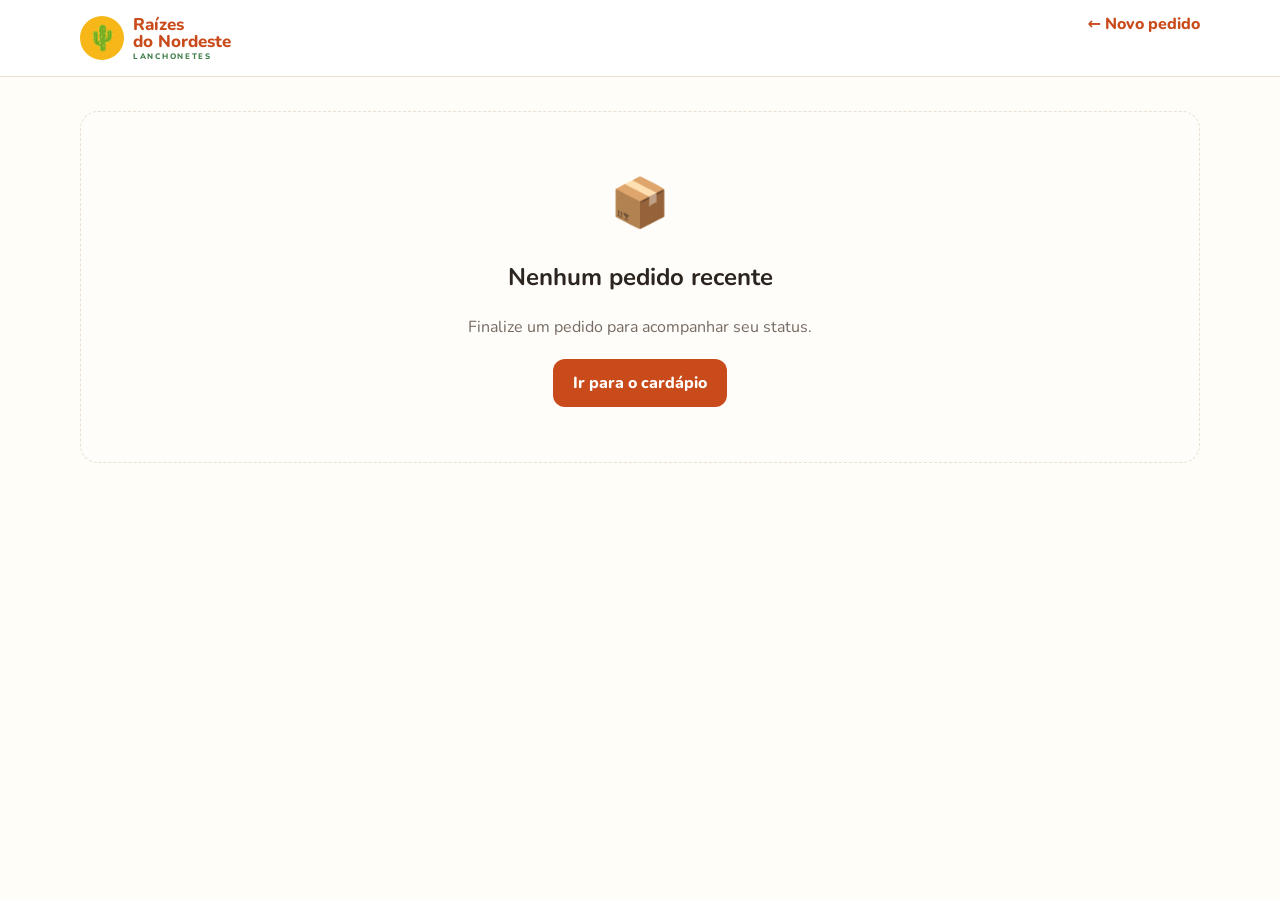
<file: pages/pedido.html>
<!DOCTYPE html><html lang="pt-BR"><head><meta charset="UTF-8"><meta name="viewport" content="width=device-width,initial-scale=1.0"><title>Acompanhar pedido | Raízes do Nordeste</title><link rel="stylesheet" href="../css/style.css"></head><body><header class="site-header"><a class="brand" href="../index.html"><span class="brand-mark">🌵</span><span><strong>Raízes<br>do Nordeste</strong><small>LANCHONETES</small></span></a><a class="back-link" href="cardapio.html">← Novo pedido</a></header><main class="checkout-shell"><div id="tracking" class="tracking-card"><span class="step-label">Pedido confirmado</span><h1>Acompanhe seu pedido</h1><p id="intro"></p><div id="timeline" class="timeline"></div><div class="status-note">ℹ️ Nesta versão acadêmica, os status são simulados no navegador para demonstrar o fluxo entre cliente, atendente, cozinha e sistema.</div><div class="tracking-actions"><button id="advance" class="primary-action">Simular próximo status</button><a class="primary-action" href="cardapio.html">Fazer novo pedido</a></div></div><div id="empty" class="cart-empty" hidden><div>📦</div><h2>Nenhum pedido recente</h2><p>Finalize um pedido para acompanhar seu status.</p><a class="primary-action" href="cardapio.html">Ir para o cardápio</a></div></main><script src="../js/pedido.js"></script></body></html>
</file>
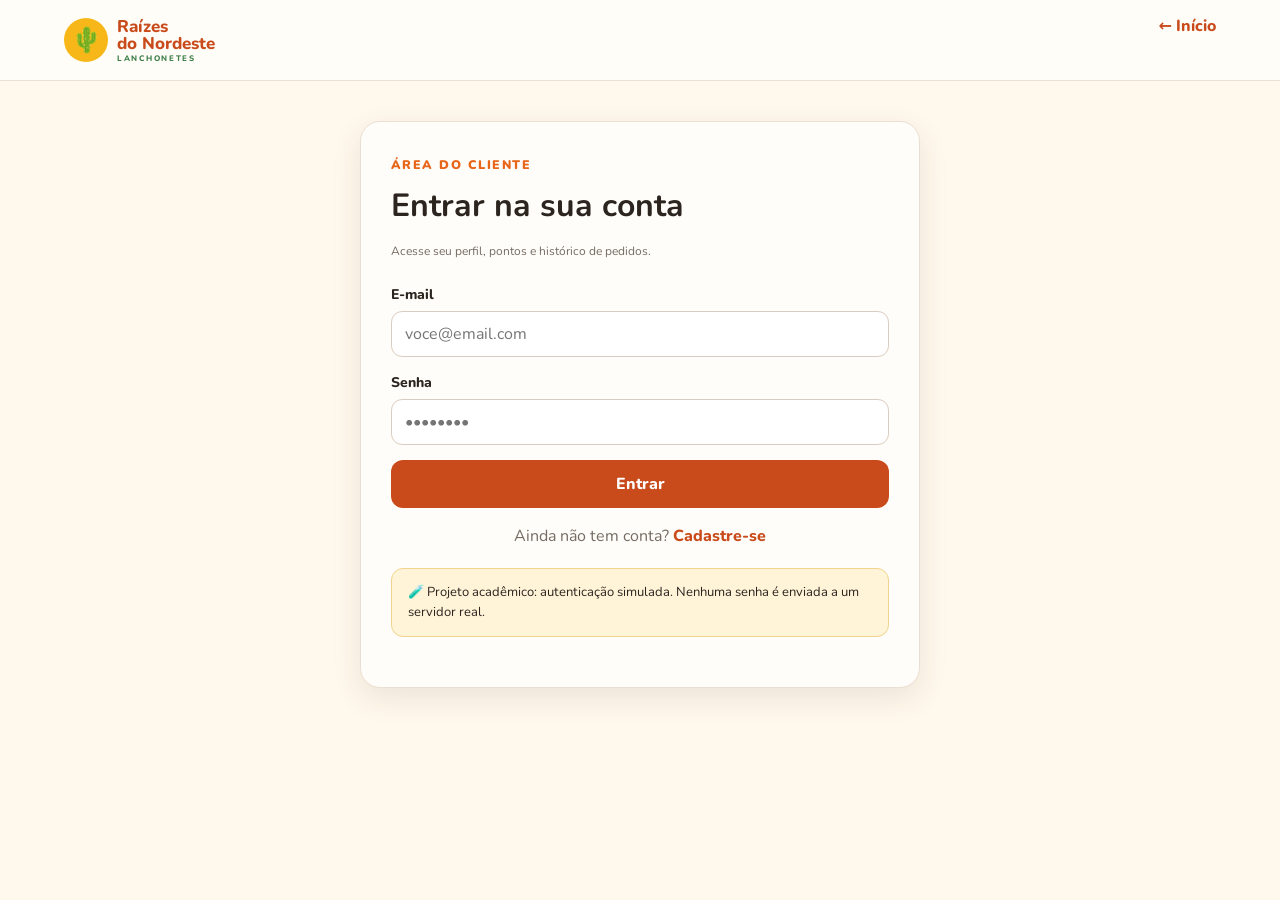
<file: pages/perfil.html>
<!DOCTYPE html><html lang="pt-BR"><head><meta charset="UTF-8"><meta name="viewport" content="width=device-width,initial-scale=1"><title>Perfil | Raízes do Nordeste</title><link rel="stylesheet" href="../css/style.css"></head><body class="cart-page"><header class="simple-header"><a class="brand" href="../index.html"><span class="brand-mark">🌵</span><span><strong>Raízes</strong><strong>do Nordeste</strong><small>LANCHONETES</small></span></a><a class="back-link" href="../index.html">← Início</a></header><main class="profile-shell"><section class="profile-card"><span class="eyebrow">Minha conta</span><h1 id="profile-name">Cliente</h1><p id="profile-email" class="helper"></p><div class="profile-stats"><div><strong id="profile-points">120</strong><span>pontos</span></div><div><strong id="profile-orders">0</strong><span>pedidos</span></div></div><h2>Preferências</h2><label class="privacy-check"><input id="marketing" type="checkbox"><span>Receber promoções e novidades.</span></label><button id="save-preferences" class="primary-action">Salvar preferências</button><section class="checkout-card" style="margin-top:16px"><span class="step-label">Histórico</span><h2>Pedidos recentes</h2><div id="profile-orders-list" class="mini-items"></div></section><section class="checkout-card" style="margin-top:16px"><span class="step-label">Dados</span><h2>Gerenciar dados da demonstração</h2><p class="helper">Como este é um protótipo acadêmico, você pode limpar os dados simulados armazenados neste navegador.</p><button id="clear-data" class="btn btn-small" type="button">Limpar dados simulados</button></section><button id="logout" class="btn btn-secondary">Sair da conta</button><div id="profile-message" class="status-note" hidden></div></section></main><script src="../js/perfil.js"></script></body></html>
</file>
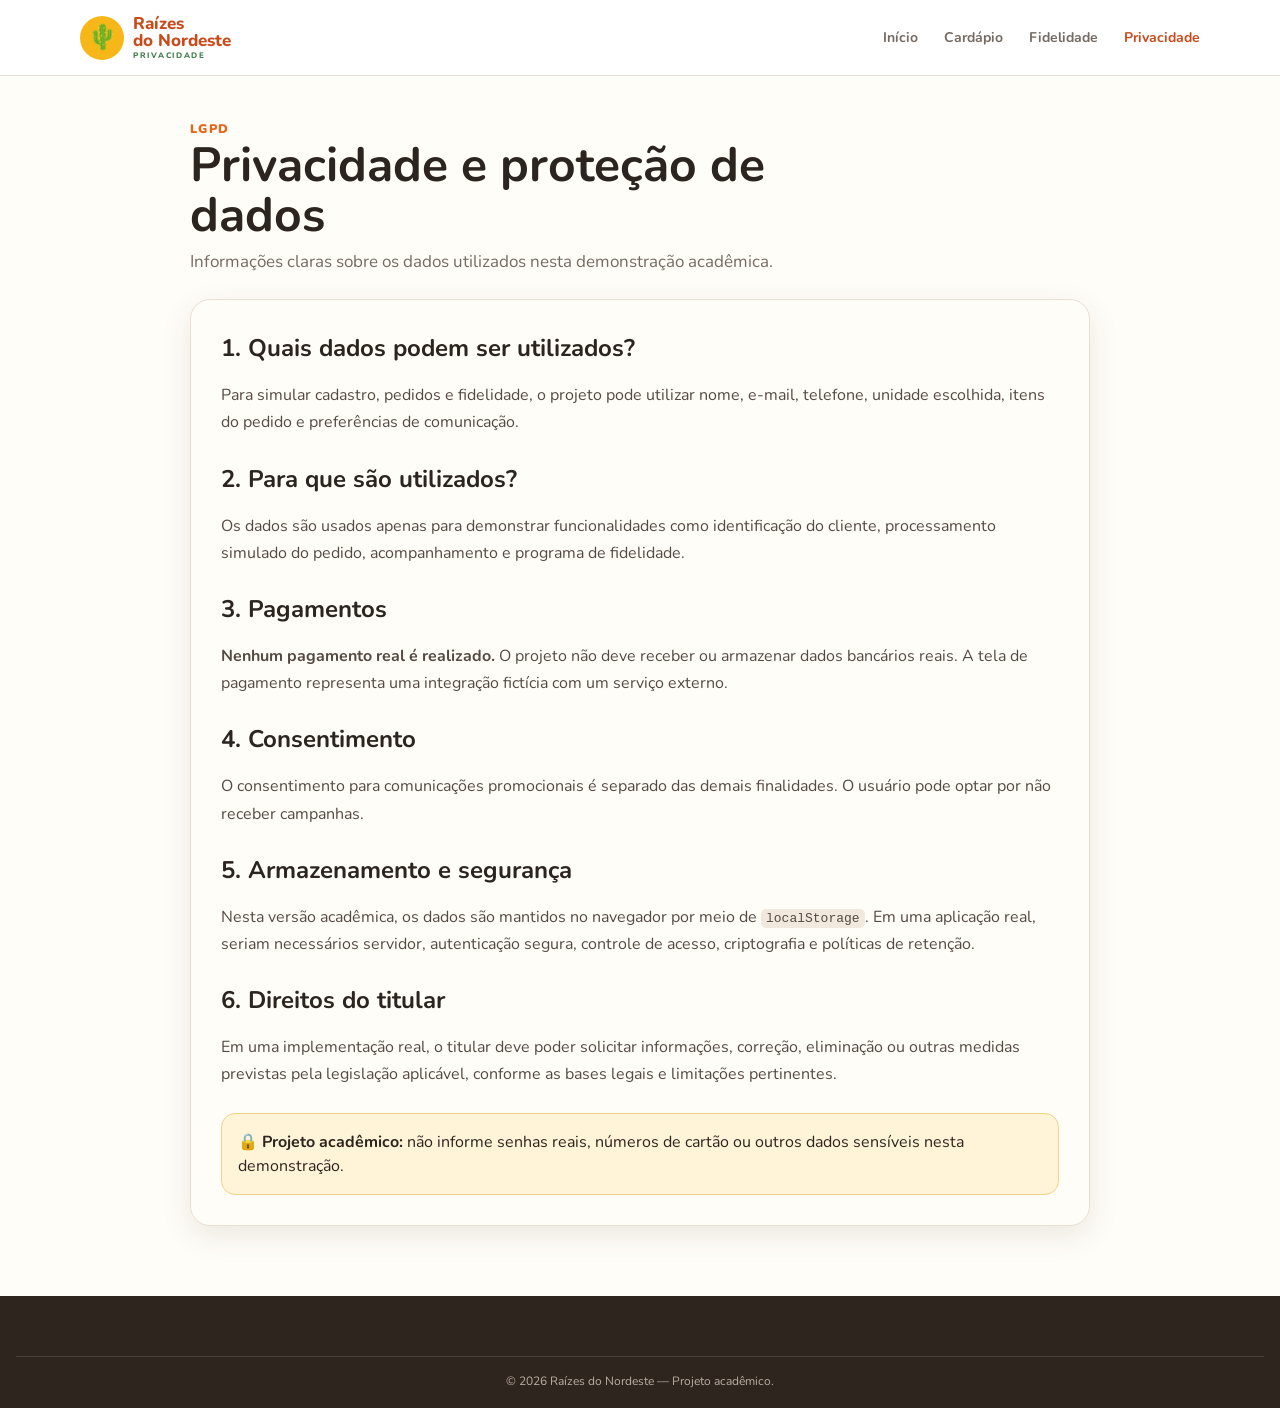
<file: pages/privacidade.html>
<!doctype html><html lang="pt-BR"><head><meta charset="utf-8"><meta name="viewport" content="width=device-width,initial-scale=1"><meta name="description" content="Política de Privacidade e LGPD da Rede Raízes do Nordeste."><title>Privacidade e LGPD | Raízes do Nordeste</title><link rel="stylesheet" href="../css/style.css"></head><body><header class="site-header"><a class="brand" href="../index.html" aria-label="Raízes do Nordeste - início"><span class="brand-mark">🌵</span><span><strong>Raízes</strong><strong>do Nordeste</strong><small>PRIVACIDADE</small></span></a><nav class="main-nav" aria-label="Navegação principal"><a href="../index.html">Início</a><a href="cardapio.html">Cardápio</a><a href="fidelidade.html">Fidelidade</a><a class="active" href="privacidade.html">Privacidade</a></nav></header><main class="privacy-shell"><div class="page-heading"><span class="eyebrow">LGPD</span><h1>Privacidade e proteção de dados</h1><p>Informações claras sobre os dados utilizados nesta demonstração acadêmica.</p></div><section class="privacy-card"><h2>1. Quais dados podem ser utilizados?</h2><p>Para simular cadastro, pedidos e fidelidade, o projeto pode utilizar nome, e-mail, telefone, unidade escolhida, itens do pedido e preferências de comunicação.</p><h2>2. Para que são utilizados?</h2><p>Os dados são usados apenas para demonstrar funcionalidades como identificação do cliente, processamento simulado do pedido, acompanhamento e programa de fidelidade.</p><h2>3. Pagamentos</h2><p><strong>Nenhum pagamento real é realizado.</strong> O projeto não deve receber ou armazenar dados bancários reais. A tela de pagamento representa uma integração fictícia com um serviço externo.</p><h2>4. Consentimento</h2><p>O consentimento para comunicações promocionais é separado das demais finalidades. O usuário pode optar por não receber campanhas.</p><h2>5. Armazenamento e segurança</h2><p>Nesta versão acadêmica, os dados são mantidos no navegador por meio de <code>localStorage</code>. Em uma aplicação real, seriam necessários servidor, autenticação segura, controle de acesso, criptografia e políticas de retenção.</p><h2>6. Direitos do titular</h2><p>Em uma implementação real, o titular deve poder solicitar informações, correção, eliminação ou outras medidas previstas pela legislação aplicável, conforme as bases legais e limitações pertinentes.</p><div class="privacy-note">🔒 <strong>Projeto acadêmico:</strong> não informe senhas reais, números de cartão ou outros dados sensíveis nesta demonstração.</div></section></main><footer class="site-footer"><p class="copyright">© 2026 Raízes do Nordeste — Projeto acadêmico.</p></footer></body></html>
</file>
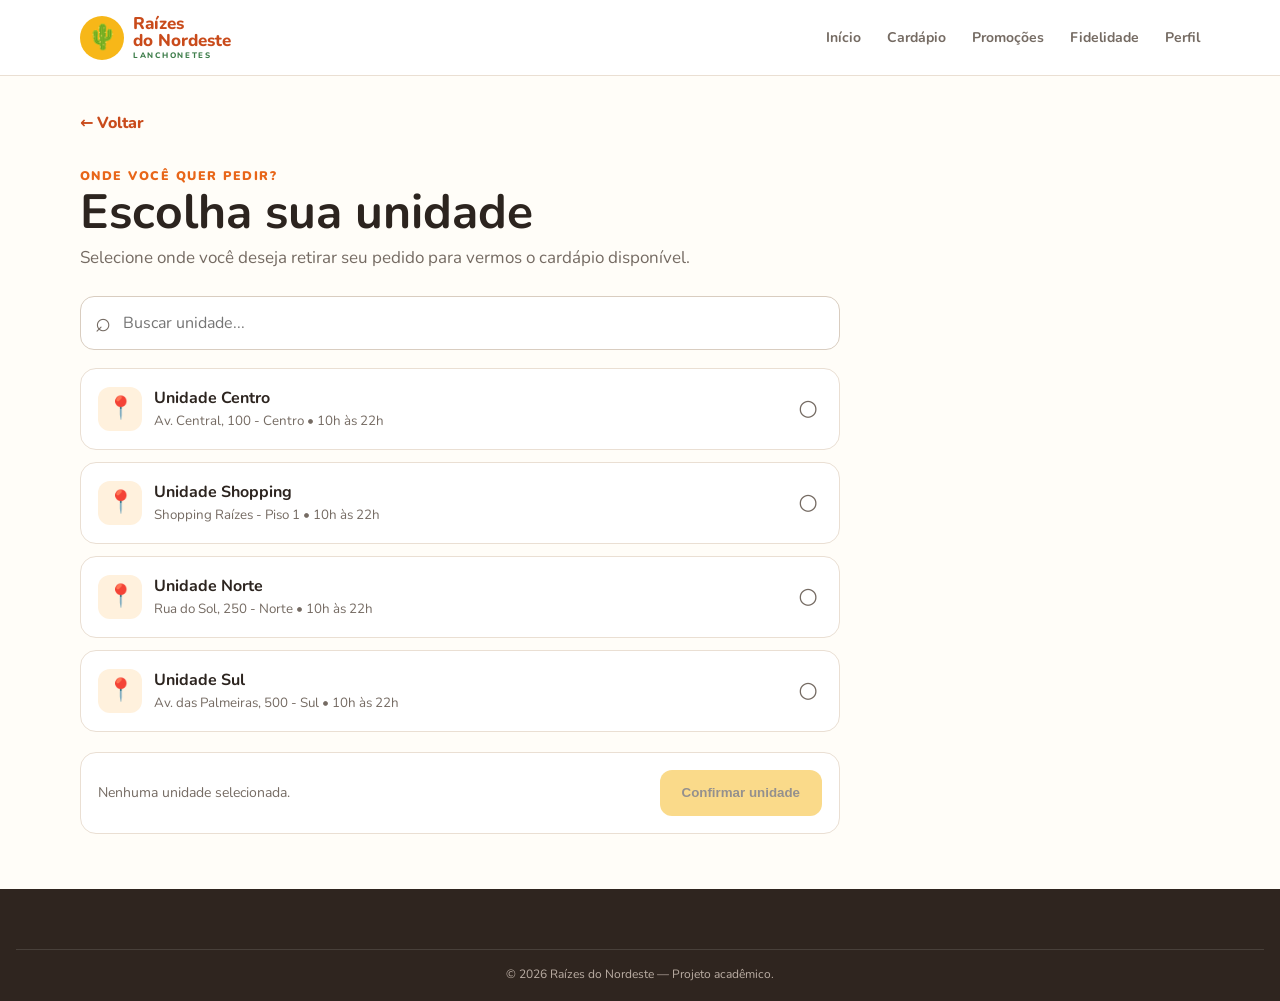
<file: pages/unidades.html>
<!DOCTYPE html>
<html lang="pt-BR">
<head>
  <meta charset="UTF-8">
  <meta name="viewport" content="width=device-width, initial-scale=1.0">
  <title>Escolha sua unidade | Raízes do Nordeste</title>
  <link rel="stylesheet" href="../css/style.css">
</head>
<body>
  <header class="site-header">
    <a class="brand" href="../index.html" aria-label="Voltar para o início">
      <span class="brand-mark">🌵</span>
      <span>
        <strong>Raízes</strong>
        <strong>do Nordeste</strong>
        <small>LANCHONETES</small>
      </span>
    </a>
    <nav class="main-nav" aria-label="Navegação principal">
      <a href="../index.html">Início</a>
      <a href="cardapio.html">Cardápio</a>
      <a href="#">Promoções</a>
      <a href="#">Fidelidade</a>
      <a href="#">Perfil</a>
    </nav>
    <button class="menu-toggle" aria-label="Abrir menu">☰</button>
  </header>

  <main class="unit-page container">
    <a class="back-link" href="../index.html">← Voltar</a>

    <section class="page-heading">
      <span class="eyebrow text-orange">Onde você quer pedir?</span>
      <h1>Escolha sua unidade</h1>
      <p>Selecione onde você deseja retirar seu pedido para vermos o cardápio disponível.</p>
    </section>

    <div class="search-box">
      <span aria-hidden="true">⌕</span>
      <input id="unit-search" type="search" placeholder="Buscar unidade..." aria-label="Buscar unidade">
    </div>

    <section id="unit-list" class="unit-list" aria-live="polite"></section>

    <div class="selection-footer">
      <p id="selection-message">Nenhuma unidade selecionada.</p>
      <button id="confirm-unit" class="btn btn-primary" disabled>Confirmar unidade</button>
    </div>
  </main>

  <footer class="site-footer">
    <p class="copyright">© 2026 Raízes do Nordeste — Projeto acadêmico.</p>
  </footer>

  <script src="../data/mock-data.js"></script>
  <script src="../js/unidades.js"></script>
</body>
</html>
</file>
<file: css/style.css>
@import url('https://fonts.googleapis.com/css2?family=Nunito:wght@400;600;700;800&family=Pacifico&display=swap');

:root {
  --terracotta: #c94b1b;
  --orange: #e86619;
  --yellow: #f7b718;
  --green: #3d7d4a;
  --cream: #fff8ec;
  --paper: #fffdf8;
  --ink: #2c241f;
  --muted: #756b63;
  --line: #eadfd3;
  --white: #ffffff;
  --shadow: 0 10px 30px rgba(68, 45, 28, .10);
  --radius: 20px;
}

* { box-sizing: border-box; }

html { scroll-behavior: smooth; }

body {
  margin: 0;
  font-family: "Nunito", system-ui, sans-serif;
  color: var(--ink);
  background: var(--paper);
  line-height: 1.5;
}

a { color: inherit; text-decoration: none; }

.container {
  width: min(1120px, calc(100% - 32px));
  margin-inline: auto;
}

.site-header {
  min-height: 76px;
  padding: 12px max(16px, calc((100% - 1120px) / 2));
  display: flex;
  align-items: center;
  justify-content: space-between;
  gap: 24px;
  background: var(--white);
  border-bottom: 1px solid var(--line);
  position: sticky;
  top: 0;
  z-index: 10;
}

.brand {
  display: flex;
  align-items: center;
  gap: 9px;
  line-height: 1;
}

.brand-mark {
  width: 44px;
  height: 44px;
  display: grid;
  place-items: center;
  background: var(--yellow);
  border-radius: 50%;
  font-size: 25px;
}

.brand strong {
  display: block;
  font-size: 17px;
  font-weight: 800;
  color: var(--terracotta);
}

.brand small {
  display: block;
  margin-top: 3px;
  font-size: 8px;
  letter-spacing: 1.7px;
  color: var(--green);
  font-weight: 800;
}

.main-nav {
  display: flex;
  align-items: center;
  gap: 26px;
  font-size: 14px;
  font-weight: 700;
}

.main-nav a {
  color: var(--muted);
  padding: 8px 0;
}

.main-nav a:hover,
.main-nav .active { color: var(--terracotta); }

.menu-toggle {
  display: none;
  border: 0;
  background: transparent;
  font-size: 25px;
  cursor: pointer;
}

.hero {
  width: min(1120px, calc(100% - 32px));
  min-height: 410px;
  margin: 30px auto 24px;
  padding: 46px;
  display: flex;
  align-items: center;
  justify-content: space-between;
  overflow: hidden;
  border-radius: 28px;
  background: linear-gradient(115deg, #9f3615, #e86619 65%, #f39a21);
  color: var(--white);
  box-shadow: var(--shadow);
}

.hero-content { max-width: 600px; }

.eyebrow {
  display: inline-block;
  margin-bottom: 10px;
  font-size: 13px;
  font-weight: 800;
  letter-spacing: .5px;
  text-transform: uppercase;
}

.hero h1 {
  margin: 0;
  font-size: clamp(40px, 7vw, 68px);
  line-height: .98;
  letter-spacing: -2px;
}

.hero h1 span { color: #ffe18b; }

.hero p {
  max-width: 510px;
  margin: 20px 0 26px;
  font-size: 18px;
  opacity: .94;
}

.hero-food {
  width: 250px;
  height: 250px;
  display: grid;
  place-items: center;
  border-radius: 50%;
  background: rgba(255,255,255,.18);
  font-size: 130px;
  transform: rotate(-7deg);
}

.btn {
  display: inline-flex;
  align-items: center;
  justify-content: center;
  min-height: 46px;
  padding: 0 22px;
  border-radius: 12px;
  border: 0;
  font-weight: 800;
  cursor: pointer;
  transition: transform .2s, box-shadow .2s;
}

.btn:hover {
  transform: translateY(-2px);
  box-shadow: 0 8px 20px rgba(0,0,0,.12);
}

.btn-primary {
  background: var(--yellow);
  color: var(--ink);
}

.btn-secondary {
  background: var(--terracotta);
  color: var(--white);
}

.quick-actions {
  display: grid;
  grid-template-columns: repeat(4, 1fr);
  gap: 14px;
  margin-bottom: 28px;
}

.action-card {
  min-height: 135px;
  padding: 20px;
  display: flex;
  flex-direction: column;
  gap: 5px;
  background: var(--white);
  border: 1px solid var(--line);
  border-radius: var(--radius);
  box-shadow: 0 4px 15px rgba(68,45,28,.05);
}

.action-card span {
  font-size: 25px;
  margin-bottom: 4px;
}

.action-card strong { font-size: 17px; }
.action-card small { color: var(--muted); }

.action-card:hover {
  border-color: #e8a178;
  transform: translateY(-2px);
}

.promo {
  min-height: 210px;
  margin-bottom: 50px;
  padding: 30px 36px;
  display: flex;
  align-items: center;
  justify-content: space-between;
  border-radius: var(--radius);
  background: #fff0c7;
  border: 1px solid #f3d98c;
}

.promo h2 {
  max-width: 650px;
  margin: 0 0 8px;
  font-size: clamp(25px, 4vw, 37px);
  line-height: 1.1;
}

.promo p {
  margin: 0 0 18px;
  color: var(--muted);
}

.promo-icon {
  font-size: 90px;
  margin-right: 40px;
}

.site-footer {
  padding: 35px 0 18px;
  background: #2f251f;
  color: #fff7ed;
}

.footer-grid {
  display: flex;
  justify-content: space-between;
  gap: 30px;
}

.footer-grid strong { font-size: 20px; }
.footer-grid p { margin: 6px 0 0; color: #d6c8bc; }

.footer-grid > div:last-child {
  display: flex;
  flex-direction: column;
  gap: 8px;
  color: #f2d6bd;
}

.copyright {
  margin: 25px 16px 0;
  padding-top: 15px;
  border-top: 1px solid rgba(255,255,255,.12);
  text-align: center;
  color: #bbaea4;
  font-size: 12px;
}

@media (max-width: 760px) {
  .site-header { min-height: 68px; }
  .main-nav { display: none; }
  .menu-toggle { display: block; }

  .hero {
    min-height: 470px;
    margin-top: 18px;
    padding: 30px 24px;
    flex-direction: column;
    align-items: flex-start;
    justify-content: center;
  }

  .hero h1 { font-size: 48px; }
  .hero p { font-size: 16px; }
  .hero-food {
    width: 125px;
    height: 125px;
    font-size: 70px;
    align-self: flex-end;
    margin-top: -35px;
  }

  .quick-actions { grid-template-columns: repeat(2, 1fr); }
  .action-card { min-height: 125px; padding: 16px; }

  .promo {
    padding: 25px;
    align-items: flex-start;
  }

  .promo-icon { display: none; }

  .footer-grid { flex-direction: column; }
}

@media (min-width: 761px) and (max-width: 950px) {
  .main-nav { gap: 13px; }
  .hero { padding: 38px; }
}


/* Etapa 2 — Seleção de unidade */
.text-orange { color: var(--terracotta); }

.unit-page {
  min-height: calc(100vh - 150px);
  padding-top: 35px;
  padding-bottom: 55px;
}

.back-link {
  display: inline-block;
  margin-bottom: 28px;
  color: var(--muted);
  font-weight: 700;
}

.page-heading {
  max-width: 700px;
  margin-bottom: 25px;
}

.page-heading h1 {
  margin: 0 0 8px;
  font-size: clamp(32px, 6vw, 48px);
  line-height: 1.05;
}

.page-heading p {
  margin: 0;
  color: var(--muted);
  font-size: 17px;
}

.search-box {
  max-width: 760px;
  height: 54px;
  display: flex;
  align-items: center;
  gap: 10px;
  padding: 0 17px;
  margin-bottom: 18px;
  background: var(--white);
  border: 1px solid var(--line);
  border-radius: 14px;
}

.search-box span {
  font-size: 27px;
  color: var(--muted);
  line-height: 1;
}

.search-box input {
  width: 100%;
  height: 100%;
  border: 0;
  outline: 0;
  font: inherit;
  background: transparent;
  color: var(--ink);
}

.unit-list {
  max-width: 760px;
  display: grid;
  gap: 12px;
}

.unit-card {
  width: 100%;
  min-height: 82px;
  padding: 14px 17px;
  display: grid;
  grid-template-columns: 44px 1fr 28px;
  align-items: center;
  gap: 12px;
  text-align: left;
  cursor: pointer;
  background: var(--white);
  border: 1.5px solid var(--line);
  border-radius: 16px;
  font: inherit;
  color: var(--ink);
  transition: .2s ease;
}

.unit-card:hover {
  border-color: #e8a178;
  transform: translateY(-1px);
}

.unit-card.selected {
  border-color: var(--green);
  background: #f3faef;
  box-shadow: 0 5px 16px rgba(61,125,74,.10);
}

.unit-icon {
  width: 44px;
  height: 44px;
  display: grid;
  place-items: center;
  border-radius: 12px;
  background: #fff1dd;
  font-size: 22px;
}

.unit-info {
  display: flex;
  flex-direction: column;
  gap: 2px;
}

.unit-info strong { font-size: 16px; }
.unit-info small { color: var(--muted); }

.unit-radio {
  font-size: 22px;
  color: var(--muted);
  text-align: center;
}

.unit-card.selected .unit-radio { color: var(--green); }

.selection-footer {
  max-width: 760px;
  margin-top: 20px;
  padding: 17px;
  display: flex;
  align-items: center;
  justify-content: space-between;
  gap: 18px;
  background: var(--white);
  border: 1px solid var(--line);
  border-radius: 16px;
}

.selection-footer p {
  margin: 0;
  color: var(--muted);
  font-size: 14px;
}

.btn:disabled {
  opacity: .5;
  cursor: not-allowed;
  transform: none;
  box-shadow: none;
}

.empty-state {
  padding: 35px 20px;
  display: flex;
  flex-direction: column;
  gap: 5px;
  text-align: center;
  background: var(--white);
  border: 1px dashed var(--line);
  border-radius: 16px;
  color: var(--muted);
}

.empty-state strong { color: var(--ink); }

@media (max-width: 600px) {
  .unit-page { padding-top: 22px; }
  .selection-footer {
    flex-direction: column;
    align-items: stretch;
  }
  .selection-footer .btn { width: 100%; }
}


/* Etapa 3 — Cardápio dinâmico */
.menu-page {
  min-height: calc(100vh - 150px);
  padding-top: 35px;
  padding-bottom: 55px;
}

.menu-top {
  display: flex;
  justify-content: space-between;
  align-items: flex-end;
  gap: 25px;
  margin-bottom: 24px;
}

.menu-top .back-link {
  margin-bottom: 18px;
}

.menu-top h1 {
  margin: 0 0 5px;
  font-size: clamp(30px, 5vw, 44px);
}

.menu-top p {
  margin: 0;
  color: var(--muted);
}

.unit-badge {
  padding: 12px 16px;
  border-radius: 12px;
  background: #f3faef;
  color: var(--green);
  font-weight: 800;
  font-size: 14px;
}

.menu-search {
  height: 54px;
  max-width: 780px;
  margin-bottom: 18px;
  display: flex;
  align-items: center;
  gap: 10px;
  padding: 0 17px;
  background: var(--white);
  border: 1px solid var(--line);
  border-radius: 14px;
}

.menu-search span {
  font-size: 27px;
  color: var(--muted);
}

.menu-search input {
  width: 100%;
  height: 100%;
  border: 0;
  outline: 0;
  font: inherit;
  background: transparent;
}

.category-tabs {
  display: flex;
  gap: 9px;
  overflow-x: auto;
  padding-bottom: 5px;
  margin-bottom: 22px;
  scrollbar-width: thin;
}

.category-tab {
  flex: 0 0 auto;
  padding: 10px 17px;
  border: 1px solid var(--line);
  border-radius: 999px;
  background: var(--white);
  color: var(--muted);
  font: inherit;
  font-weight: 800;
  cursor: pointer;
}

.category-tab.active {
  background: var(--terracotta);
  color: var(--white);
  border-color: var(--terracotta);
}

.product-grid {
  display: grid;
  grid-template-columns: repeat(3, 1fr);
  gap: 17px;
}

.product-card {
  overflow: hidden;
  display: flex;
  flex-direction: column;
  background: var(--white);
  border: 1px solid var(--line);
  border-radius: var(--radius);
  box-shadow: 0 5px 18px rgba(68,45,28,.05);
}

.product-image {
  min-height: 150px;
  display: grid;
  place-items: center;
  background: #fff0d2;
  font-size: 75px;
}

.product-body {
  padding: 17px;
  display: flex;
  flex-direction: column;
  flex: 1;
}

.product-category {
  color: var(--green);
  font-size: 11px;
  font-weight: 800;
  text-transform: uppercase;
  letter-spacing: .6px;
}

.product-body h2 {
  margin: 4px 0;
  font-size: 19px;
}

.product-body p {
  min-height: 45px;
  margin: 0 0 15px;
  color: var(--muted);
  font-size: 13px;
}

.product-bottom {
  margin-top: auto;
  display: flex;
  align-items: center;
  justify-content: space-between;
  gap: 8px;
}

.product-bottom > strong {
  color: var(--terracotta);
  font-size: 18px;
}

.add-product {
  padding: 9px 12px;
  border: 0;
  border-radius: 10px;
  background: var(--yellow);
  color: var(--ink);
  font: inherit;
  font-size: 12px;
  font-weight: 800;
  cursor: pointer;
}

.add-product:hover { filter: brightness(.96); }

.cart-mini {
  min-width: 52px;
  height: 42px;
  display: flex;
  align-items: center;
  justify-content: center;
  gap: 5px;
  border-radius: 12px;
  background: #fff1dd;
  font-weight: 800;
}

.cart-mini span {
  min-width: 20px;
  height: 20px;
  padding: 0 5px;
  display: grid;
  place-items: center;
  border-radius: 99px;
  background: var(--terracotta);
  color: white;
  font-size: 11px;
}

.toast {
  position: fixed;
  right: 20px;
  bottom: 20px;
  z-index: 20;
  max-width: calc(100% - 40px);
  padding: 13px 17px;
  border-radius: 12px;
  background: #2f251f;
  color: white;
  box-shadow: var(--shadow);
  transform: translateY(20px);
  opacity: 0;
  pointer-events: none;
  transition: .25s ease;
}

.toast.show {
  transform: translateY(0);
  opacity: 1;
}

@media (max-width: 900px) {
  .product-grid { grid-template-columns: repeat(2, 1fr); }
}

@media (max-width: 650px) {
  .menu-page { padding-top: 22px; }
  .menu-top {
    align-items: flex-start;
    flex-direction: column;
  }
  .unit-badge { width: 100%; }
  .product-grid { grid-template-columns: 1fr; }
  .product-image { min-height: 130px; }
}

/* Catalogo expandido + Etapa 4 Carrinho */
.catalog-page{background:var(--cream);color:var(--ink)}.catalog-page .site-header{position:sticky;top:0;z-index:20;display:grid;grid-template-columns:auto auto minmax(240px,1fr) auto;align-items:center;gap:22px;padding:14px 4%;background:rgba(255,253,248,.96);border-bottom:1px solid var(--line);backdrop-filter:blur(12px)}.selected-unit{display:flex;align-items:center;gap:10px;border:1px solid var(--line);border-radius:14px;padding:8px 14px;background:#fffaf2}.selected-unit small,.selected-unit strong{display:block}.selected-unit small{color:var(--muted);font-size:.72rem}.selected-unit strong{font-size:.92rem}.search-box{display:flex;align-items:center;gap:8px;background:#fff;border:1px solid #d9cdc0;border-radius:14px;padding:0 14px}.search-box input{width:100%;border:0;outline:0;padding:13px 4px;font:inherit;background:transparent}.cart-link{text-decoration:none;color:var(--terracotta);font-weight:900}.cart-link span{display:inline-flex;min-width:24px;height:24px;align-items:center;justify-content:center;margin-left:4px;border-radius:50%;background:var(--terracotta);color:#fff;font-size:.78rem}.catalog-shell{max-width:1400px;margin:auto;padding:24px 4% 60px}.catalog-hero{min-height:230px;border-radius:22px;padding:32px 42px;display:flex;align-items:center;justify-content:space-between;overflow:hidden;color:#fff;background:linear-gradient(90deg,rgba(61,34,21,.96),rgba(99,46,20,.76)),url("https://images.unsplash.com/photo-1571091718767-18b5b1457add?auto=format&fit=crop&w=1400&q=85") center/cover}.catalog-hero h1{margin:.2rem 0 .5rem;font-size:clamp(2rem,4vw,3.2rem);line-height:1.02}.catalog-hero p:not(.eyebrow){max-width:560px;opacity:.9}.eyebrow{margin:0;color:var(--orange);font-size:.78rem;font-weight:900;text-transform:uppercase;letter-spacing:.12em}.catalog-hero .eyebrow{color:#ffd16a}.hero-food{font-size:7rem}.category-bar{display:flex;gap:10px;flex-wrap:wrap;margin:22px 0 30px}.category-btn{border:1px solid var(--line);background:#fffdf8;color:#5c4a3f;border-radius:999px;padding:10px 18px;font:inherit;font-weight:800;cursor:pointer}.category-btn.active{background:var(--orange);color:#fff;border-color:var(--orange)}.section-heading{display:flex;align-items:end;justify-content:space-between;gap:16px;margin-bottom:16px}.section-heading h2{margin:.2rem 0 0;font-size:1.8rem}.product-total{color:var(--muted);font-size:.9rem}.product-grid{display:grid;grid-template-columns:repeat(4,minmax(0,1fr));gap:18px}.product-card{overflow:hidden;background:#fffdf9;border:1px solid var(--line);border-radius:17px;box-shadow:0 6px 18px rgba(62,39,25,.07);transition:.18s ease}.product-card:hover{transform:translateY(-3px)}.product-image-wrap{position:relative;height:175px;overflow:hidden;background:#ead9c8}.product-image{width:100%;height:100%;display:block;object-fit:cover;transition:transform .25s}.product-card:hover .product-image{transform:scale(1.04)}.product-category{position:absolute;left:10px;top:10px;background:rgba(255,253,248,.92);color:var(--terracotta);border-radius:999px;padding:5px 9px;font-size:.7rem;font-weight:900}.product-info{padding:14px}.product-info h3{margin:0 0 6px;font-size:1.02rem}.product-info p{min-height:48px;margin:0 0 14px;color:var(--muted);font-size:.82rem;line-height:1.45}.product-footer{display:flex;align-items:center;justify-content:space-between;gap:8px}.btn-add{border:0;border-radius:9px;padding:9px 12px;background:var(--terracotta);color:#fff;font:inherit;font-size:.78rem;font-weight:900;cursor:pointer}.empty-menu{grid-column:1/-1;text-align:center;padding:60px 20px;background:#fffdf9;border:1px dashed var(--line);border-radius:18px}.empty-icon{font-size:2.5rem}.toast{position:fixed;right:22px;bottom:22px;z-index:50;padding:13px 17px;border-radius:12px;background:#2c241f;color:#fff;box-shadow:0 10px 30px rgba(0,0,0,.2);transform:translateY(20px);opacity:0;pointer-events:none;transition:.2s}.toast.show{transform:translateY(0);opacity:1}
.cart-page{background:var(--cream);color:var(--ink);min-height:100vh}.simple-header{display:flex!important;align-items:center;justify-content:space-between;position:sticky;top:0;z-index:20;padding:14px 5%;background:rgba(255,253,248,.96);border-bottom:1px solid var(--line)}.back-link{color:var(--terracotta);font-weight:900;text-decoration:none}.cart-shell{max-width:1200px;margin:auto;padding:36px 5% 70px}.page-title{margin-bottom:22px}.page-title h1{margin:.2rem 0;font-size:2.4rem}.page-title p:last-child{color:var(--muted)}.cart-layout{display:grid;grid-template-columns:minmax(0,1.5fr) minmax(300px,.8fr);gap:22px;align-items:start}.cart-items-card,.summary-card{background:#fffdf9;border:1px solid var(--line);border-radius:18px;box-shadow:0 7px 20px rgba(62,39,25,.06)}.cart-items-card{padding:20px}.summary-card{padding:22px;position:sticky;top:92px}.card-heading{display:flex;justify-content:space-between;align-items:center;border-bottom:1px solid var(--line);padding-bottom:14px}.card-heading h2,.summary-card h2{margin:0}.card-heading span{color:var(--muted);font-size:.85rem}.cart-item{display:grid;grid-template-columns:92px 1fr auto;gap:14px;align-items:center;padding:16px 0;border-bottom:1px solid var(--line)}.cart-item img{width:92px;height:82px;object-fit:cover;border-radius:12px}.cart-item-main h3{margin:0 0 5px;font-size:1rem}.cart-item-main>strong{font-size:.9rem;color:var(--terracotta)}.quantity-control{display:flex;align-items:center;gap:10px;margin-top:10px}.quantity-control button{width:30px;height:30px;border:1px solid var(--line);border-radius:8px;background:#fff;font-size:1.1rem;cursor:pointer}.quantity-control span{font-weight:900}.cart-item-side{text-align:right}.cart-item-side>strong{display:block;margin-bottom:12px}.remove-item{border:0;background:transparent;color:#a04425;text-decoration:underline;cursor:pointer;font:inherit;font-size:.78rem}.summary-line{display:flex;justify-content:space-between;gap:12px;margin:12px 0}.discount-line{color:var(--green)}.total-line{font-size:1.2rem}.promo-box,.loyalty-box{margin:20px 0;padding:14px;border:1px solid var(--line);border-radius:12px;background:#fffaf2}.promo-box label{display:block;font-weight:900;font-size:.88rem;margin-bottom:8px}.promo-row{display:flex;gap:7px}.promo-row input{min-width:0;flex:1;border:1px solid #d9cdc0;border-radius:8px;padding:10px;font:inherit}.promo-row button,.loyalty-box button{border:0;border-radius:8px;background:var(--terracotta);color:#fff;padding:10px 12px;font:inherit;font-weight:900;cursor:pointer}.promo-box small,.loyalty-box small{display:block;margin-top:8px;color:var(--muted);font-size:.72rem}.success{color:var(--green)!important}.loyalty-box>div{display:flex;justify-content:space-between;gap:10px;align-items:center}.loyalty-box>div span{font-size:.75rem;color:var(--muted)}.loyalty-box button{margin-top:10px;width:100%;background:var(--green)}.summary-card hr{border:0;border-top:1px solid var(--line);margin:16px 0}.pickup-box{display:flex;gap:10px;align-items:center;margin:18px 0;padding:12px;border-radius:11px;background:#f8f0e4}.pickup-box strong,.pickup-box small{display:block}.pickup-box small{margin-top:2px;color:var(--muted);font-size:.75rem}.primary-action{display:inline-flex;align-items:center;justify-content:center;text-decoration:none;border:0;border-radius:10px;background:var(--terracotta);color:#fff;padding:12px 16px;font:inherit;font-weight:900;cursor:pointer}.full-width{width:100%}.secure-note{margin:12px 0 0;color:var(--muted);font-size:.72rem;text-align:center}.cart-empty{text-align:center;background:#fffdf9;border:1px dashed var(--line);border-radius:18px;padding:55px 20px}.cart-empty>div{font-size:3rem}.cart-empty p{color:var(--muted);margin-bottom:20px}
@media(max-width:1050px){.catalog-page .site-header{grid-template-columns:1fr auto}.selected-unit{order:3}.search-box{order:4;grid-column:1/-1}.product-grid{grid-template-columns:repeat(3,minmax(0,1fr))}}@media(max-width:800px){.cart-layout{grid-template-columns:1fr}.summary-card{position:static}.cart-item{grid-template-columns:72px 1fr}.cart-item img{width:72px;height:72px}.cart-item-side{grid-column:2;text-align:left}.cart-item-side>strong{display:inline-block;margin-right:12px}}@media(max-width:760px){.catalog-page .site-header{gap:10px;padding:10px 4%}.catalog-shell{padding-top:14px}.catalog-hero{min-height:200px;padding:25px}.hero-food{display:none}.category-bar{overflow-x:auto;flex-wrap:nowrap}.category-btn{white-space:nowrap}.product-grid{grid-template-columns:repeat(2,minmax(0,1fr));gap:12px}.product-image-wrap{height:145px}.product-info{padding:11px}.product-info p{min-height:auto}.product-footer{align-items:flex-start;flex-direction:column}.btn-add{width:100%}}@media(max-width:460px){.product-grid{grid-template-columns:1fr}.product-image-wrap{height:190px}.page-title h1{font-size:2rem}.cart-shell{padding-left:4%;padding-right:4%}}

/* ETAPA 5 — Checkout e pagamento */
.checkout-shell{width:min(1120px,calc(100% - 32px));margin:34px auto 60px}.checkout-grid{display:grid;grid-template-columns:1.35fr .85fr;gap:22px}.checkout-card,.order-success,.tracking-card{background:var(--white);border:1px solid var(--line);border-radius:var(--radius);box-shadow:var(--shadow);padding:28px}.checkout-card h2,.tracking-card h2{margin:0 0 18px}.step-label{display:inline-flex;padding:6px 10px;border-radius:999px;background:#fff0c7;color:#8b5b00;font-size:12px;font-weight:800;margin-bottom:8px}.form-grid{display:grid;grid-template-columns:1fr 1fr;gap:15px}.field{display:flex;flex-direction:column;gap:6px}.field.full{grid-column:1/-1}.field label{font-weight:800;font-size:14px}.field input,.field select{width:100%;min-height:46px;border:1px solid #d9ccc0;border-radius:11px;padding:0 13px;font:inherit;background:#fff}.field input:focus,.field select:focus{outline:3px solid #f7b71855;border-color:var(--orange)}.field small,.helper{color:var(--muted);font-size:12px}.payment-options{display:grid;grid-template-columns:repeat(3,1fr);gap:10px;margin:12px 0 18px}.payment-option{border:1px solid var(--line);border-radius:12px;padding:14px;cursor:pointer;background:#fff;text-align:center;font-weight:800}.payment-option:has(input:checked){border-color:var(--terracotta);background:#fff3eb}.payment-option input{margin-right:6px}.card-fields{display:none}.card-fields.visible{display:grid}.demo-alert{padding:14px 16px;border-radius:12px;background:#fff4d8;border:1px solid #f0d48c;margin:0 0 20px;font-size:13px}.privacy-check{display:flex;gap:10px;align-items:flex-start;margin:18px 0;font-size:13px}.privacy-check input{margin-top:4px;accent-color:var(--terracotta)}.primary-action{display:inline-flex;align-items:center;justify-content:center;min-height:48px;padding:0 20px;border-radius:12px;border:0;background:var(--terracotta);color:#fff;font-weight:800;cursor:pointer}.full-width{width:100%}.primary-action:disabled{opacity:.5;cursor:not-allowed}.checkout-summary{position:sticky;top:100px}.mini-items{display:grid;gap:10px;margin-bottom:18px}.mini-item{display:flex;gap:10px;align-items:center}.mini-item img{width:52px;height:52px;object-fit:cover;border-radius:10px}.mini-item div{flex:1}.mini-item strong{font-size:13px}.summary-line{display:flex;justify-content:space-between;gap:15px;margin:10px 0}.summary-line span{color:var(--muted)}.total-line{font-size:20px}.integration-badge{display:inline-flex;gap:6px;align-items:center;padding:6px 10px;border-radius:999px;background:#edf7ef;color:var(--green);font-size:12px;font-weight:800}.processing{display:none;text-align:center;padding:30px 10px}.processing.visible{display:block}.spinner{width:38px;height:38px;margin:0 auto 14px;border:4px solid #eadfd3;border-top-color:var(--terracotta);border-radius:50%;animation:spin 1s linear infinite}@keyframes spin{to{transform:rotate(360deg)}}.result-box{display:none}.result-box.visible{display:block}.success-icon{font-size:58px}.order-number{font-size:28px;font-weight:900;color:var(--terracotta)}.timeline{display:grid;gap:0;margin:20px 0}.timeline-step{display:flex;gap:14px;position:relative;padding:0 0 22px}.timeline-step:last-child{padding-bottom:0}.timeline-step:not(:last-child)::after{content:"";position:absolute;left:14px;top:30px;width:2px;height:calc(100% - 20px);background:var(--line)}.dot{width:30px;height:30px;border-radius:50%;display:grid;place-items:center;background:#eee5dc;z-index:1}.timeline-step.active .dot{background:var(--green);color:#fff}.timeline-step.active strong{color:var(--green)}.tracking-actions{display:flex;gap:10px;flex-wrap:wrap}.status-note{padding:12px;border-radius:10px;background:#f7f2ed;color:var(--muted);font-size:13px}.back-link{font-weight:800;color:var(--terracotta)}
@media(max-width:800px){.checkout-grid{grid-template-columns:1fr}.checkout-summary{position:static}.form-grid{grid-template-columns:1fr}.field.full{grid-column:auto}.payment-options{grid-template-columns:1fr}.site-header{gap:10px}.main-nav{display:none}.menu-toggle{display:block}}
/* ETAPA 6 — Login, cadastro, perfil e fidelidade */
.auth-shell,.profile-shell,.loyalty-shell{width:min(1000px,calc(100% - 32px));margin:40px auto 70px}.auth-card,.profile-card,.loyalty-card{background:#fffdf9;border:1px solid var(--line);border-radius:20px;box-shadow:var(--shadow);padding:30px}.auth-card{max-width:560px;margin:auto}.auth-card h1,.profile-card h1{margin:6px 0 8px;font-size:2rem}.auth-card form{display:grid;gap:15px;margin-top:24px}.auth-switch{text-align:center;color:var(--muted)}.auth-switch a{color:var(--terracotta);font-weight:800}.auth-card .demo-alert{margin-top:20px}.loyalty-hero{display:flex;align-items:center;justify-content:space-between;gap:25px;padding:34px;border-radius:22px;background:linear-gradient(135deg,#3d7d4a,#2f5f38);color:#fff}.loyalty-hero h1{margin:6px 0}.loyalty-hero p{opacity:.9}.points-big{min-width:150px;height:150px;border-radius:50%;display:grid;place-items:center;align-content:center;background:#f7b718;color:var(--ink);box-shadow:0 10px 30px #0002}.points-big strong{font-size:2.5rem;line-height:1}.points-big span{font-weight:800}.loyalty-grid{display:grid;grid-template-columns:1fr 1fr;gap:20px;margin-top:20px}.benefit{display:flex;gap:14px;padding:14px 0;border-bottom:1px solid var(--line)}.benefit:last-child{border-bottom:0}.benefit>span{font-size:1.7rem}.benefit p{margin:4px 0 0;color:var(--muted);font-size:.9rem}.reward{display:flex;align-items:center;justify-content:space-between;gap:15px;padding:18px;border-radius:14px;background:#fff4df}.reward small{display:block;color:var(--muted);margin-top:4px}.reward button:disabled{opacity:.5}.profile-stats{display:grid;grid-template-columns:1fr 1fr;gap:14px;margin:25px 0}.profile-stats div{padding:20px;border-radius:14px;background:#fff1dc;text-align:center}.profile-stats strong,.profile-stats span{display:block}.profile-stats strong{font-size:1.8rem;color:var(--terracotta)}.profile-stats span{color:var(--muted);font-size:.85rem}.profile-card{max-width:650px;margin:auto}.profile-card h2{margin-top:25px}.profile-card .btn{margin-top:10px}
@media(max-width:650px){.loyalty-hero{flex-direction:column;align-items:flex-start}.points-big{align-self:center}.loyalty-grid{grid-template-columns:1fr}.auth-shell,.profile-shell,.loyalty-shell{width:min(100% - 20px,1000px);margin-top:20px}.auth-card,.profile-card,.loyalty-card{padding:22px}}
/* Etapa 7 - painel administrativo */
.admin-page{padding-top:2rem;padding-bottom:4rem}.admin-tabs{display:flex;gap:.5rem;overflow:auto;margin:1.5rem 0;padding-bottom:.35rem}.tab{border:1px solid var(--line);background:var(--paper);border-radius:999px;padding:.7rem 1rem;cursor:pointer;font:inherit;white-space:nowrap}.tab.active{background:var(--terracotta);color:#fff;border-color:var(--terracotta)}.hidden{display:none!important}.stats-grid{display:grid;grid-template-columns:repeat(4,1fr);gap:1rem;margin-bottom:1rem}.stat-card,.admin-card{background:var(--paper);border:1px solid var(--line);border-radius:18px;padding:1.2rem;box-shadow:0 8px 25px rgba(44,36,31,.05)}.stat-card span{font-size:1.5rem}.stat-card strong{display:block;font-size:1.7rem;margin-top:.35rem}.stat-card small{color:var(--muted)}.admin-grid{display:grid;grid-template-columns:1fr 1fr;gap:1rem}.status-list{display:flex;flex-wrap:wrap;gap:.6rem}.status-list span{padding:.55rem .7rem;background:var(--cream);border-radius:10px;font-size:.9rem}.badge{display:inline-block;padding:.35rem .6rem;border-radius:999px;background:#f3e9dd;font-size:.8rem}.badge.success{background:#e5f3e7;color:#286238}.badge.muted{background:#eee;color:#777}.panel-head{display:flex;justify-content:space-between;align-items:center;gap:1rem;margin-bottom:1rem}.admin-table{overflow:auto;border:1px solid var(--line);border-radius:16px;background:var(--paper)}.table-row{display:grid;grid-template-columns:1.5fr 1.2fr .8fr .9fr .9fr;gap:1rem;align-items:center;padding:.9rem 1rem;border-bottom:1px solid var(--line);min-width:760px}.table-row:last-child{border-bottom:0}.table-head{font-size:.8rem;text-transform:uppercase;letter-spacing:.04em;color:var(--muted);background:var(--cream)}.btn-small{padding:.45rem .7rem;font-size:.8rem}.toast{position:fixed;bottom:1.2rem;right:1.2rem;background:var(--ink);color:#fff;padding:.8rem 1rem;border-radius:10px;opacity:0;transform:translateY(15px);pointer-events:none;transition:.25s;z-index:20}.toast.show{opacity:1;transform:translateY(0)}
@media(max-width:800px){.stats-grid{grid-template-columns:repeat(2,1fr)}.admin-grid{grid-template-columns:1fr}.panel-head{align-items:flex-start;flex-direction:column}.table-row{grid-template-columns:1.3fr 1fr .8fr .8fr .9fr}.admin-page{padding-top:1rem}}

/* ETAPA 8 — Qualidade, acessibilidade e LGPD */
:focus-visible{outline:3px solid #f7b718;outline-offset:3px}.sr-only{position:absolute;width:1px;height:1px;padding:0;margin:-1px;overflow:hidden;clip:rect(0,0,0,0);white-space:nowrap;border:0}.privacy-shell{width:min(900px,calc(100% - 32px));margin:40px auto 70px}.privacy-card{background:var(--paper);border:1px solid var(--line);border-radius:20px;box-shadow:var(--shadow);padding:30px}.privacy-card h2{margin:24px 0 8px}.privacy-card h2:first-child{margin-top:0}.privacy-card p{color:#554a43;line-height:1.7}.privacy-note{margin-top:24px;padding:16px;border-radius:14px;background:#fff4d8;border:1px solid #efd38b}.privacy-card code{background:#f1e8de;padding:2px 5px;border-radius:5px}.error-message{color:#a52818;font-size:13px;font-weight:700;margin-top:4px}.field input[aria-invalid="true"],.field select[aria-invalid="true"]{border-color:#b72d1d;background:#fff8f6}@media(prefers-reduced-motion:reduce){*,*::before,*::after{scroll-behavior:auto!important;animation-duration:.01ms!important;animation-iteration-count:1!important;transition-duration:.01ms!important}}@media(max-width:650px){.privacy-shell{width:min(100% - 20px,900px);margin-top:20px}.privacy-card{padding:22px}}

.admin-security-note{margin:1rem 0 2rem;padding:.8rem 1rem;border:1px solid var(--line);border-radius:12px;background:#fff4d8;display:flex;justify-content:space-between;align-items:center;gap:1rem;font-size:.9rem}.admin-security-note .btn{background:transparent;border:1px solid var(--line);color:var(--ink)}@media(max-width:600px){.admin-security-note{align-items:flex-start;flex-direction:column}}

.admin-product-desc{display:block;color:var(--muted);font-size:.78rem;margin-top:.2rem;font-weight:400}.admin-actions{display:flex;gap:.4rem;flex-wrap:wrap}.admin-editor{position:fixed;inset:0;background:rgba(44,36,31,.55);z-index:1000;display:grid;place-items:center;padding:1rem}.admin-editor.hidden{display:none}.admin-editor-card{background:var(--paper);width:min(760px,100%);max-height:92vh;overflow:auto;border-radius:18px;padding:1.25rem;box-shadow:0 20px 60px rgba(0,0,0,.25)}.form-grid{display:grid;grid-template-columns:1fr 1fr;gap:1rem}.form-grid label{display:flex;flex-direction:column;gap:.35rem;font-weight:700}.form-grid input,.form-grid select,.form-grid textarea{font:inherit;border:1px solid var(--line);border-radius:10px;padding:.75rem;background:#fff}.full-field{grid-column:1/-1}.check-field{flex-direction:row!important;align-items:center}.check-field input{width:auto}@media(max-width:640px){.form-grid{grid-template-columns:1fr}.full-field{grid-column:auto}}


/* Etapa 12 - upload e pré-visualização de imagens */
.image-upload-grid{display:grid;grid-template-columns:1fr 1fr;gap:16px;align-items:end}.file-picker{display:flex;align-items:center;justify-content:center;gap:8px;border:1px dashed var(--line);border-radius:14px;padding:14px;background:var(--cream);cursor:pointer;font-weight:800;text-align:center}.file-picker input{display:none}.image-editor-field small{display:block;margin-top:7px;color:var(--muted)}.image-preview-box{margin-top:14px;min-height:170px;border:1px solid var(--line);border-radius:16px;background:var(--cream);display:flex;align-items:center;justify-content:center;overflow:hidden;position:relative}.image-preview-box img{display:none;width:100%;height:220px;object-fit:cover}.image-preview-box img.visible{display:block}.image-preview-box span{color:var(--muted)}.image-preview-box span.hidden{display:none}@media(max-width:700px){.image-upload-grid{grid-template-columns:1fr}.image-preview-box img{height:180px}}
</file>
